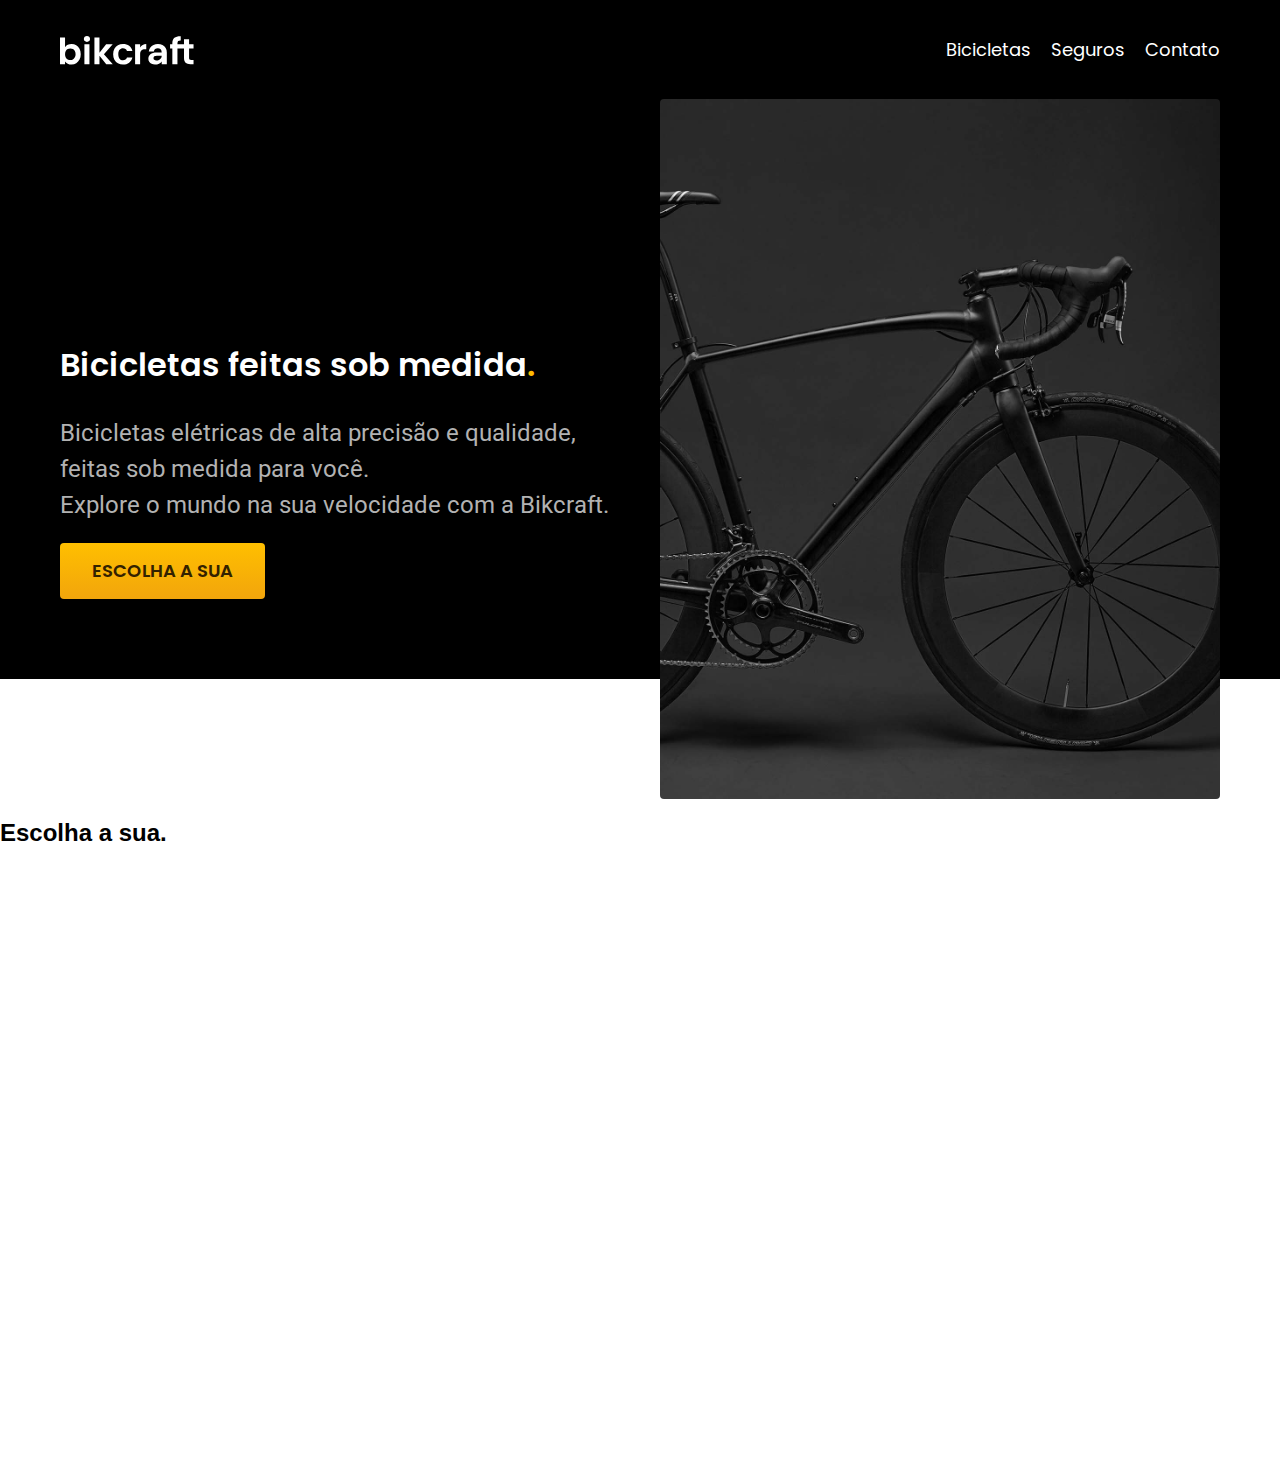
<file: index.html>
<!DOCTYPE html>
<html lang="pt-BR">
  <head>
    <meta charset="UTF-8" />
    <meta name="viewport" content="width=device-width, initial-scale=1.0" />
    <meta
      name="description"
      content="Bicicletas elétricas de alta precisão e qualidade feitas sob medida para o cliente. Explore o mundo na sua velocidade com a Bikecraft"
    />
    <link rel="stylesheet" href="/css/style.css" />
    <link rel="preconnect" href="https://fonts.googleapis.com">
    <link rel="preconnect" href="https://fonts.gstatic.com" crossorigin>
    <link href="https://fonts.googleapis.com/css2?family=Poppins:ital,wght@0,100;0,200;0,300;0,400;0,500;0,600;0,700;0,800;0,900;1,100;1,200;1,300;1,400;1,500;1,600;1,700;1,800;1,900&family=Roboto:ital,wght@0,100..900;1,100..900&display=swap" rel="stylesheet">
    <title>Bikecraft - Bicicletas Elétricas</title>
  </head>
  <body>
    <header class="header-bg">
      <div class="header">
        <a href="./">
          <img src="./img/bikcraft.svg" alt="bikecraft" />
        </a>
        <nav aria-label="primaria">
          <ul class="header-menu">
            <li><a href="./bicicletas.html">Bicicletas</a></li>
            <li><a href="./seguros.html">Seguros</a></li>
            <li><a href="./contato.html">Contato</a></li>
          </ul>
        </nav>
      </div>
    </header>

    <main class="introducao-bg">
        <div class="introducao">
            <div class="introducao-conteudo">

                <h1>Bicicletas feitas sob medida<span>.</span></h1>
                <p>Bicicletas elétricas de alta precisão e qualidade, feitas sob medida para você. <br>
                    Explore o mundo na sua velocidade com a Bikcraft.
                </p>
                <a href="./bicicletas.html">Escolha a sua</a>

            </div>
            <div>
                <img src="/img/fotos/introducao.jpg" alt="bicileta elétrica preta">
            </div>
        </div>

    </main>
    
    <h2>Escolha a sua.</h2>


  </body>
</html>
</file>
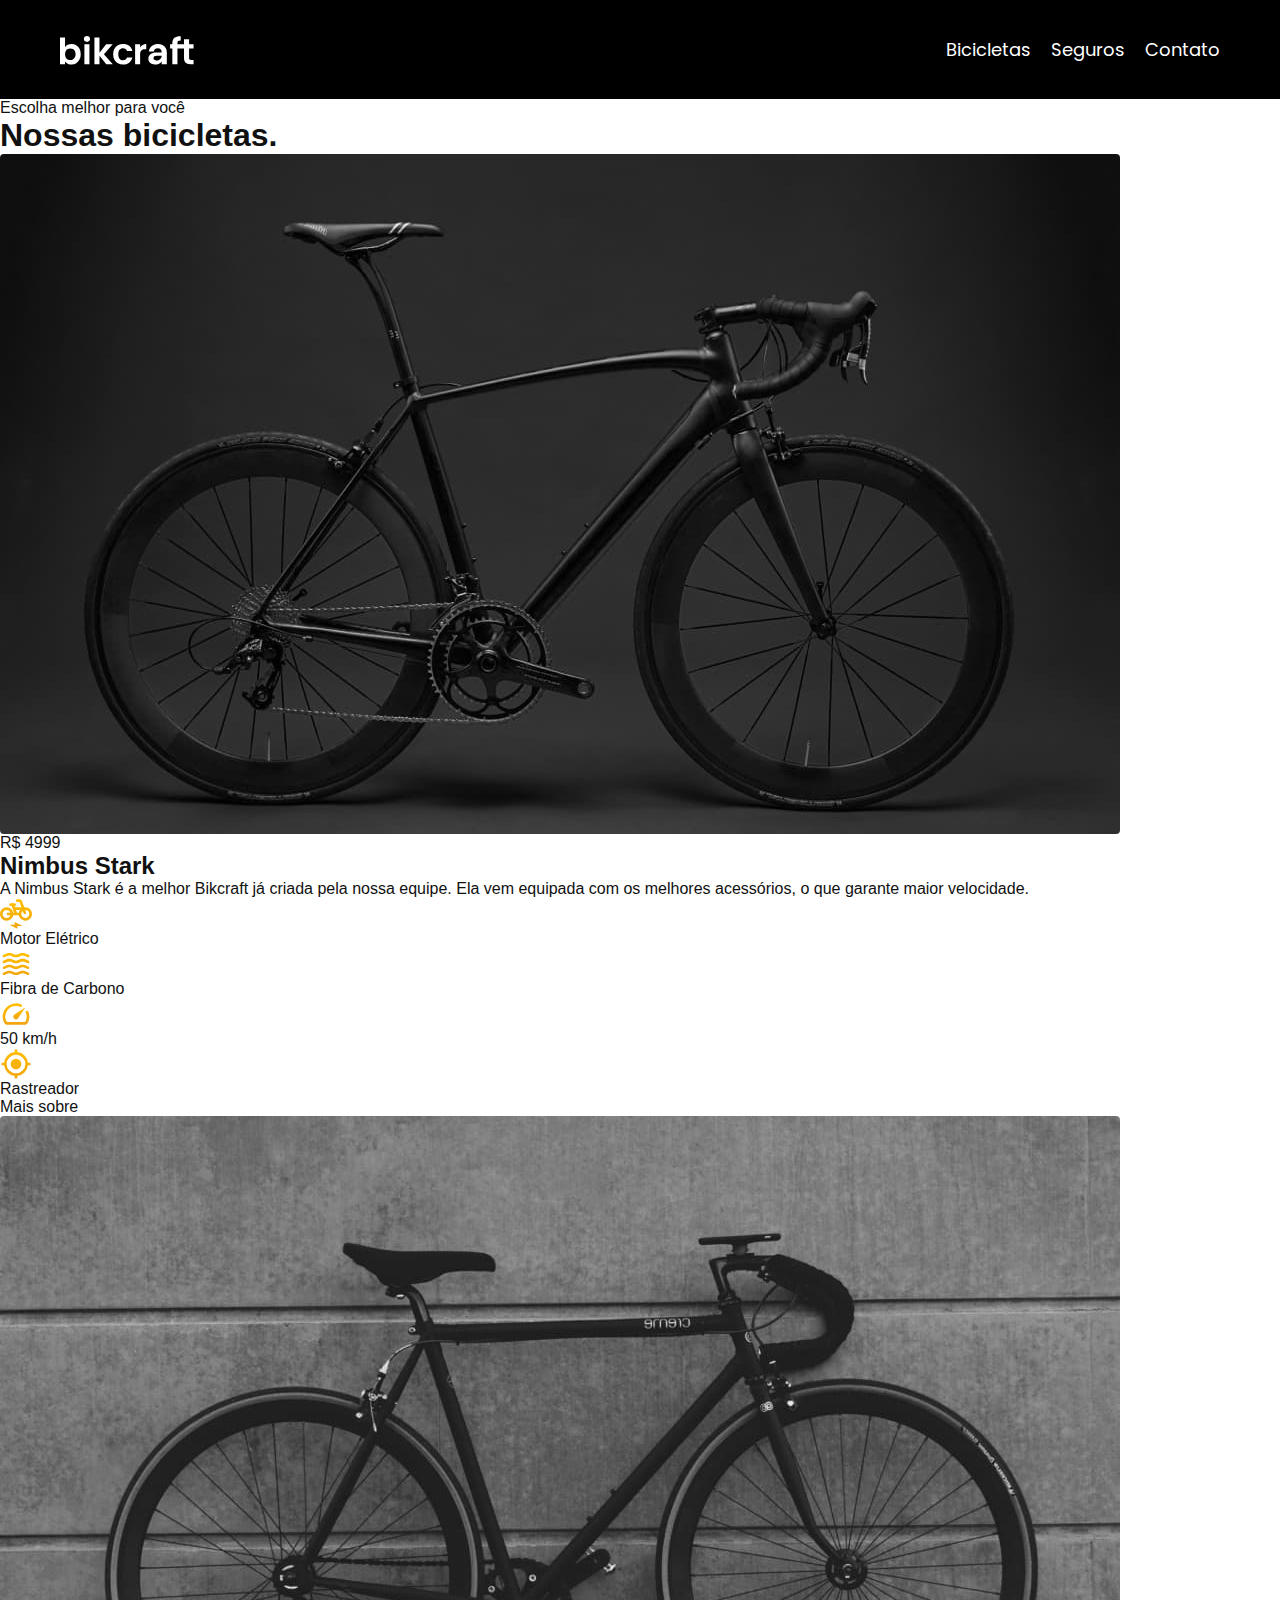
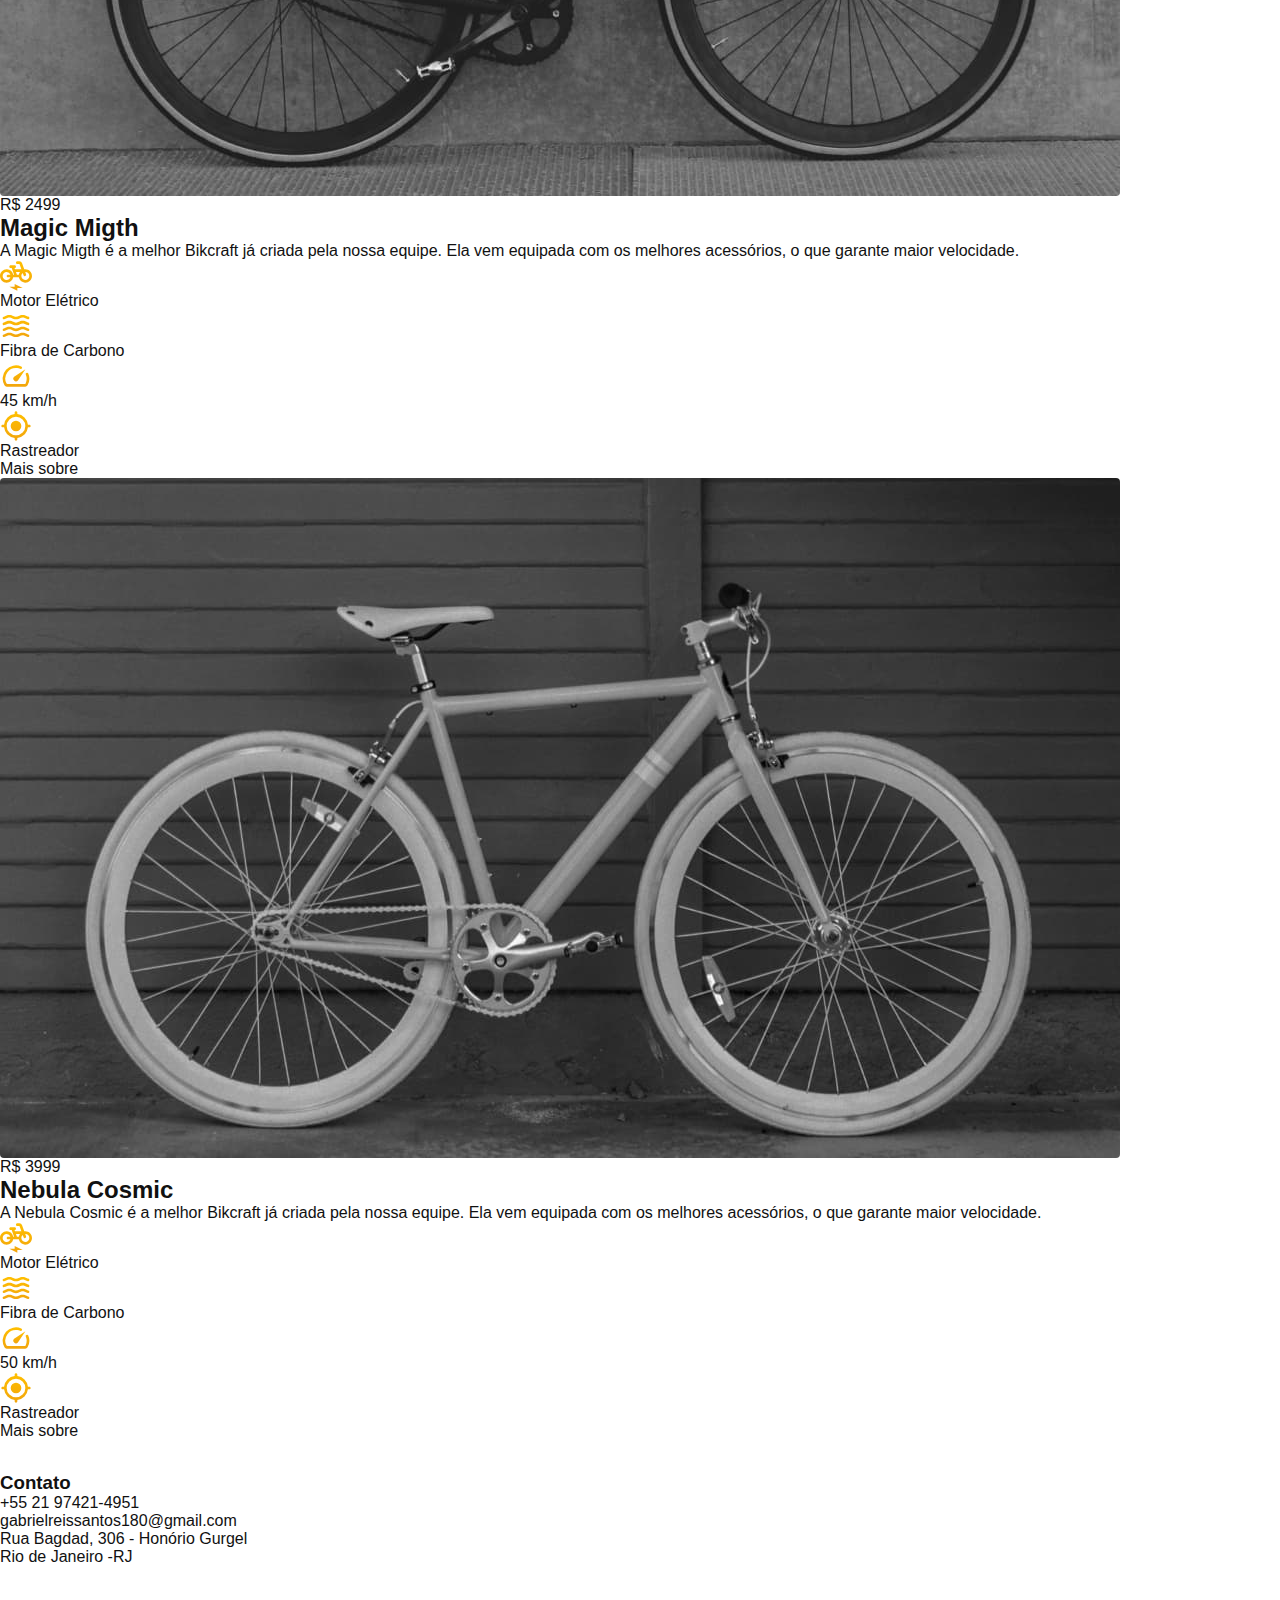
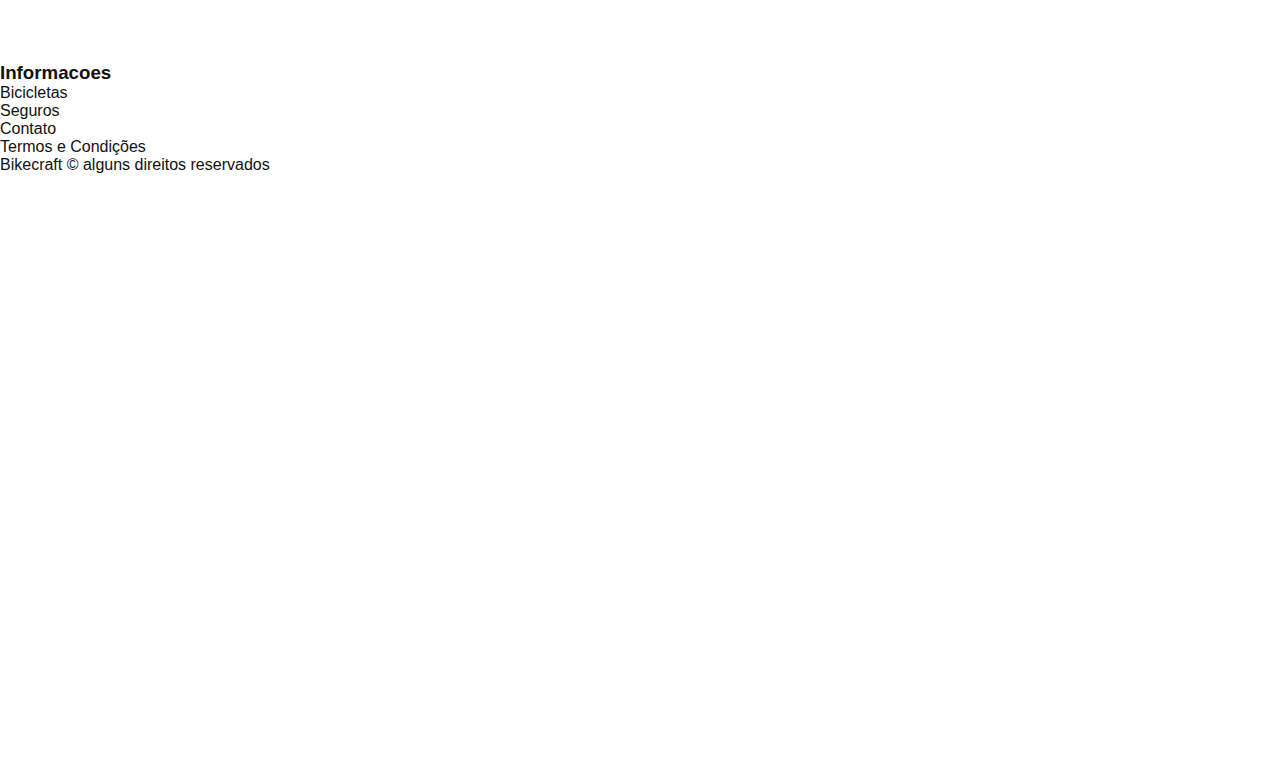
<file: bicicletas.html>
<!DOCTYPE html>
<html lang="pt-BR">
  <head>
    <meta charset="UTF-8" />
    <meta name="viewport" content="width=device-width, initial-scale=1.0" />
    <meta
      name="description"
      content="Bicicletas elétricas de alta precisão e qualidade feitas sob medida para o cliente. Explore o mundo na sua velocidade com a Bikecraft"
    />
     <link rel="preload" href="/css/style.css" as="style">
    <link rel="stylesheet" href="/css/style.css" />
    <link rel="stylesheet" href="css/global/global.css">
    <link rel="preconnect" href="https://fonts.googleapis.com">
    <link rel="preconnect" href="https://fonts.gstatic.com" crossorigin>
    <link href="https://fonts.googleapis.com/css2?family=Merriweather:ital,wght@1,900&family=Poppins:ital,wght@0,100;0,200;0,300;0,400;0,500;0,600;0,700;0,800;0,900;1,100;1,200;1,300;1,400;1,500;1,600;1,700;1,800;1,900&family=Roboto:ital,wght@0,100..900;1,100..900&display=swap" rel="stylesheet">
    <title>Bicicletas | Bikcraft - Bicicletas Elétricas</title>
    <meta name="description" content="Termos e condições.">
  </head>
  <body id="bicicletas">
    <header class="header-bg">
      <div class="header container">
        <a href="./">
          <img src="./img/bikcraft.svg" alt="bikecraft" />
        </a>
        <nav aria-label="primaria">
          <ul class="header-menu font-1-m cor-0">
            <li><a href="./bicicletas.html">Bicicletas</a></li>
            <li><a href="./seguros.html">Seguros</a></li>
            <li><a href="./contato.html">Contato</a></li>
          </ul>
        </nav>
      </div>
    </header>

    <main>
        <div class="titulo-bg">
            <div class="titulo container">
                <p class="font-2-l-b cor-5">Escolha melhor para você</p>
                <h1 class="font-1-xxl cor-0">Nossas bicicletas<span class="cor-pa1">.</span></h1>
            </div>
        </div>

        <div class="bicicletas-bg">
          <div class="bicicletas container">
            <div class="bicicletas-imagem">
              <img src="./img/bicicletas/nimbus.jpg" alt="Bicicleta preta">
              <span class="font-2-m cor-0">R$ 4999</span>
            </div>
            <div class="bicicletas-conteudo">
              <h2 class="font-1-xl">Nimbus Stark</h2>
              <p class="font-2-s cor-8">A Nimbus Stark é a melhor Bikcraft já criada pela nossa equipe. Ela vem
                 equipada com os melhores acessórios, o que garante maior velocidade.</p>
                 <ul class="font-1-m cor-8">
                  <li>
                    <img src="./img/icones/eletrica.svg" alt="">
                    Motor Elétrico
                  </li>
                  <li>
                    <img src="./img/icones/carbono.svg" alt="">
                    Fibra de Carbono 
                  </li>
                  <li>
                    <img src="./img/icones/velocidade.svg" alt="">
                    50 km/h
                  </li>
                  <li>
                    <img src="./img/icones/rastreador.svg" alt="">
                    Rastreador
                  </li>
                 </ul>
                 <a class="botao seta" href="./bicicletas/nimbus.html">Mais sobre</a>
            </div>
          </div>
        </div>

        <div class="bicicletas-bg">
          <div class="bicicletas container">
            <div class="bicicletas-imagem">
              <img src="./img/bicicletas/magic.jpg" alt="Bicicleta preta">
              <span class="font-2-m cor-0">R$ 2499</span>
            </div>
            <div class="bicicletas-conteudo">
              <h2 class="font-1-xl cor-0">Magic Migth</h2>
              <p class="font-2-s cor-5">A Magic Migth é a melhor Bikcraft já criada pela nossa equipe. Ela vem
                 equipada com os melhores acessórios, o que garante maior velocidade.</p>
                 <ul class="font-1-m cor-5">
                  <li>
                    <img src="./img/icones/eletrica.svg" alt="">
                    Motor Elétrico
                  </li>
                  <li>
                    <img src="./img/icones/carbono.svg" alt="">
                    Fibra de Carbono 
                  </li>
                  <li>
                    <img src="./img/icones/velocidade.svg" alt="">
                    45 km/h
                  </li>
                  <li>
                    <img src="./img/icones/rastreador.svg" alt="">
                    Rastreador
                  </li>
                 </ul>
                 <a class="botao seta" href="./bicicletas/magic.html">Mais sobre</a>
            </div>
          </div>
        </div>

        <div class="bicicletas-bg">
          <div class="bicicletas container">
            <div class="bicicletas-imagem">
              <img src="./img/bicicletas/nebula.jpg" alt="Bicicleta preta">
              <span class="font-2-m cor-0">R$ 3999</span>
            </div>
            <div class="bicicletas-conteudo">
              <h2 class="font-1-xl">Nebula Cosmic</h2>
              <p class="font-2-s cor-8">A Nebula Cosmic é a melhor Bikcraft já criada pela nossa equipe. Ela vem
                 equipada com os melhores acessórios, o que garante maior velocidade.</p>
                 <ul class="font-1-m cor-8">
                  <li>
                    <img src="./img/icones/eletrica.svg" alt="">
                    Motor Elétrico
                  </li>
                  <li>
                    <img src="./img/icones/carbono.svg" alt="">
                    Fibra de Carbono 
                  </li>
                  <li>
                    <img src="./img/icones/velocidade.svg" alt="">
                    50 km/h
                  </li>
                  <li>
                    <img src="./img/icones/rastreador.svg" alt="">
                    Rastreador
                  </li>
                 </ul>
                 <a class="botao seta" href="./bicicletas/nebula.html">Mais sobre</a>
            </div>
          </div>
        </div>
    </main>



    <footer class="footer-bg">
        <div class="footer container">
          <img src="./img/bikcraft.svg" alt="Bikecraft">
          <div class="footer-contato">
            <h3 class="font-2-l-b cor-0">Contato</h3>
            <ul class="font-2m cor-5">
              <li><a href="tel:+55 21 97421-4951">+55 21 97421-4951</a></li>
              <li><a href="mailto:gabrielreissantos180@gmail.com">gabrielreissantos180@gmail.com</a></li>
              <li>Rua Bagdad, 306 - Honório Gurgel</li>
              <li>Rio de Janeiro -RJ</li>
            </ul>
            <div class="footer-redes">
  
              <a href="./" target="_blank" rel="noopener noreferrer">
                <img src="./img/redes/instagram.svg" alt="Instagram">
              </a>
  
              <a href="./" target="_blank" rel="noopener noreferrer">
                <img src="./img/redes/facebook.svg" alt="Instagram">
              </a>
  
              <a href="./" target="_blank" rel="noopener noreferrer">
                <img src="./img/redes/youtube.svg" alt="Instagram">
              </a>
  
            </div>
          </div>
          <div class="footer-informacoes">
            <h3 class="font-2-l-b cor-0">Informacoes</h3>
            <nav>
              <ul class="font-1-m cor-5">
                <li><a href="./bicicletas.html">Bicicletas</a></li>
                <li><a href="./seguros.html">Seguros</a></li>
                <li><a href="./contato.html">Contato</a></li>
                <li><a href="./termos.html">Termos e Condições</a></li>
              </ul>
              
            </nav>
          </div>
          <p class="footer-copy font-2-m cor-6">Bikecraft © alguns direitos reservados</p>
        </div>
  
      </footer>
        <script src="./js/script.js"></script>
  </body>
  </html>
</file>
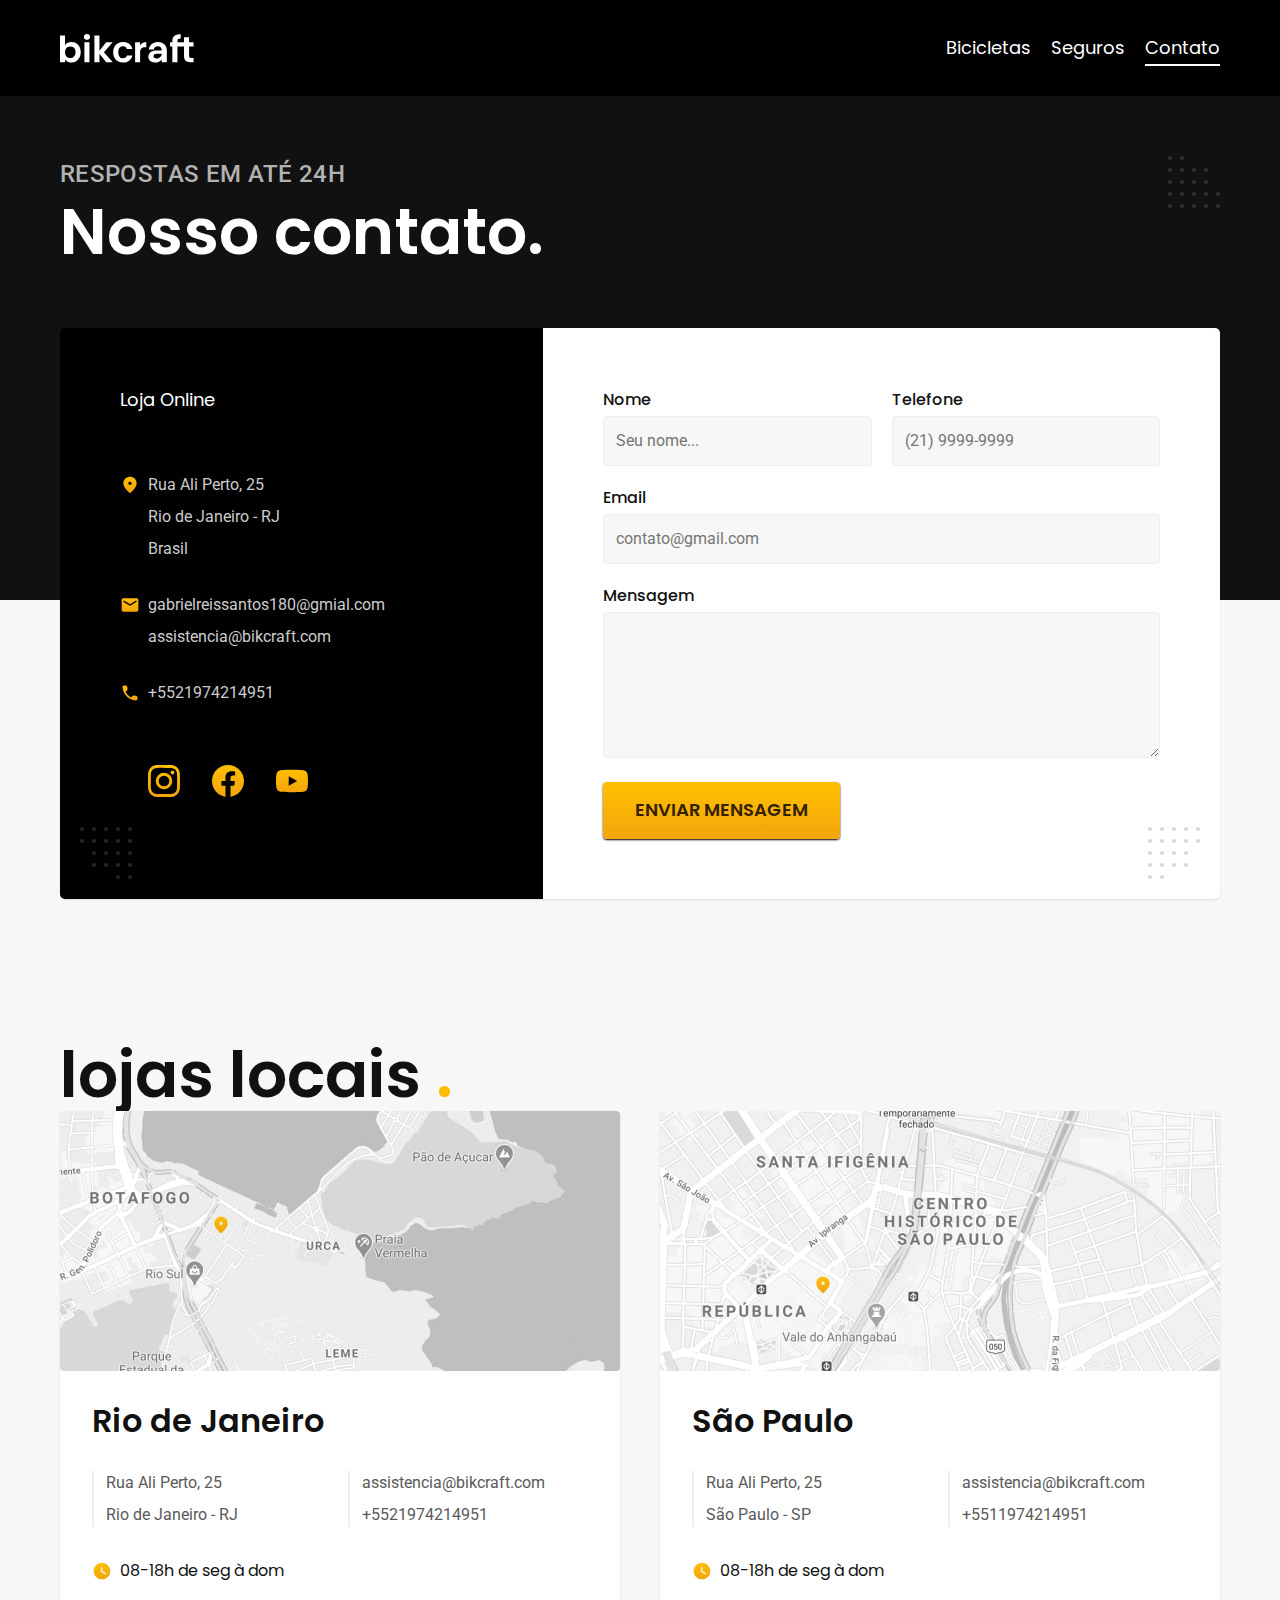
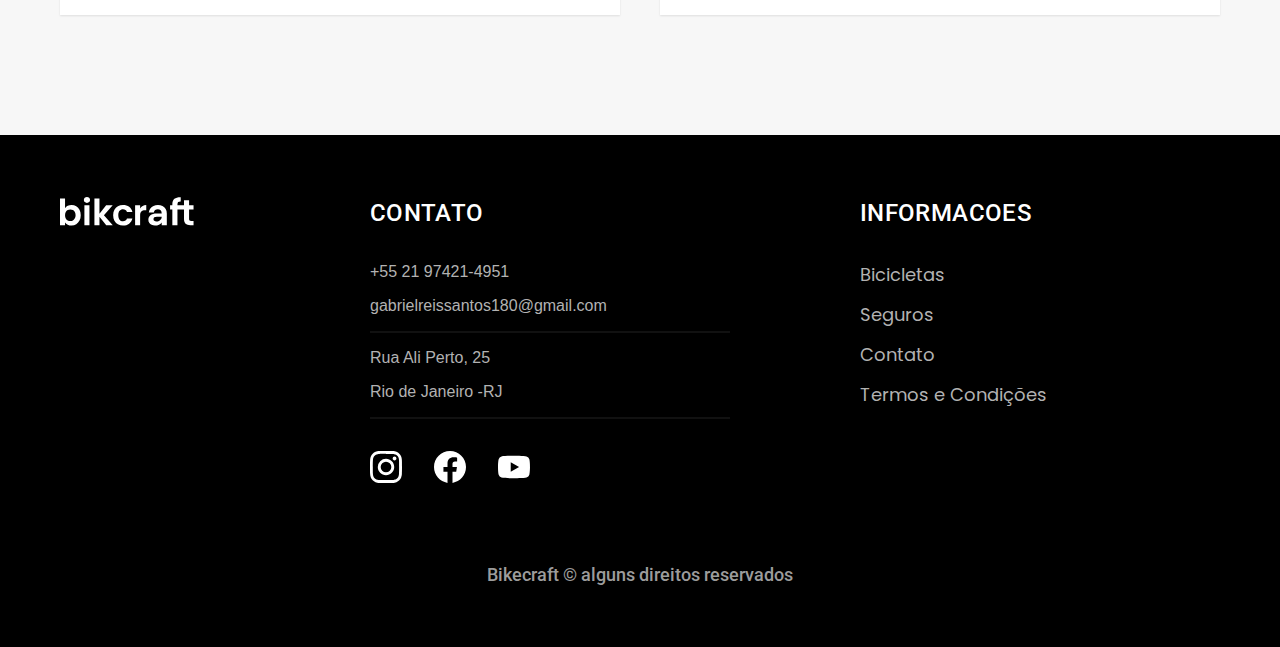
<file: contato.html>
<!DOCTYPE html>
<html lang="pt-BR">
  <head>
    <meta charset="UTF-8" />
    <meta name="viewport" content="width=device-width, initial-scale=1.0" />
    <meta
      name="description"
      content="Bicicletas elétricas de alta precisão e qualidade feitas sob medida para o cliente. Explore o mundo na sua velocidade com a Bikecraft"
    />
      <link rel="shortcut icon" href="./favicon.svg" type="image/svg+xml">
    <link rel="preload" href="/css/style.min.css" as="style">
    <link rel="stylesheet" href="/css/style.min.css" />
    <link rel="stylesheet" href="css/global/global.css">
    <link rel="preconnect" href="https://fonts.googleapis.com">
    <link rel="preconnect" href="https://fonts.gstatic.com" crossorigin>
    <link href="https://fonts.googleapis.com/css2?family=Merriweather:ital,wght@1,900&family=Poppins:ital,wght@0,100;0,200;0,300;0,400;0,500;0,600;0,700;0,800;0,900;1,100;1,200;1,300;1,400;1,500;1,600;1,700;1,800;1,900&family=Roboto:ital,wght@0,100..900;1,100..900&display=swap" rel="stylesheet">
    <title>Contato Bikcraft | Bikcraft </title>
    <meta name="description" content="Termos e condições.">
    <script>
      document.documentElement.classList.add('js')
    </script>
  </head>
  <body id="contato">
    <header class="header-bg">
      <div class="header container">
        <a href="./">
          <img src="./img/bikcraft.svg" alt="bikecraft" />
        </a>
        <nav aria-label="primaria">
          <ul class="header-menu font-1-m cor-0">
            <li><a href="./bicicletas.html">Bicicletas</a></li>
            <li><a href="./seguros.html">Seguros</a></li>
            <li><a href="./contato.html">Contato</a></li>
          </ul>
        </nav>
      </div>
    </header>

    <main>
        <div class="titulo-bg">
            <div class="titulo container">
                <p class="font-2-l-b cor-5" data-anime="200">Respostas em até 24h</p>
                <h1 class="font-1-xxl cor-0" data-anime="400">Nosso contato<span class="cor-pa1">.</span></h1>
            </div>

        </div>

     <div class="contato container">
      <section class="contato-dados fadeInLeft" aria-label="Endereço" data-anime="200">
        <h2 class="font-1-m cor-0"> Loja Online</h2>
        <div class="contato-endereco font-2-s cor-4">
          <p>Rua Ali Perto, 25</p>
          <p>Rio de Janeiro - RJ</p>
          <p>Brasil</p>
        </div>
        <address class="contato-meios font-2-s cor-4">
          <a href="mailto:gabrielreissantos180@gmial.com">gabrielreissantos180@gmial.com</a>
          <a href="mailto:assistencia@bikcraft.com">assistencia@bikcraft.com</a>
          <a href="tel:+5521974214951">+5521974214951</a>

        </address>
        <div class="contato-redes">
              <a href="./" target="_blank" rel="noopener noreferrer">
                <img src="./img/redes/instagram-p.svg" alt="Instagram">
              </a>
  
              <a href="./" target="_blank" rel="noopener noreferrer">
                <img src="./img/redes/facebook-p.svg" alt="Instagram">
              </a>
  
              <a href="./" target="_blank" rel="noopener noreferrer">
                <img src="./img/redes/youtube-p.svg" alt="Instagram">
              </a>
        </div>
      </section>

      <section class="contato-formulario fadeInRight" aria-label="formulario" data-anime="200">
        <form class="form" action="./contato.html">
          <div>
            <label for="nome">Nome</label>
            <input type="text" name="nome" id="nome" placeholder="Seu nome...">
          </div>
          <div>
            <label for="telefone">Telefone</label>
            <input type="text" name="telefone" id="telefone" placeholder="(21) 9999-9999">
          </div>
          <div class="col-2">
            <label for="email">Email</label>
            <input type="email" name="email" id="email" placeholder="contato@gmail.com" required>
          </div>
          <div class="col-2">
            <label for="mensagem">Mensagem</label>
            <textarea rows="5" name="mensagem" id="mensagem" placeholder="O que você rpecisa?"> </textarea>
          </div>
          <button class="botao col-2">Enviar mensagem</button>
          
        </form>

      </section>
     </div>

    </main>

    <article class="lojas container">
      <h2 class="font-1-xxl">lojas locais <span class="cor-p1">.</span></h2> 
      
      <div class="lojas-item">
        <img src="./img/lojas/rj.jpg" alt="mapa marcando o endereço em Rua Ali Perto, 25 - Rio de Janeiro - RJ">
        
        <div class="lojas-conteudo">
          <h3 class="font-1-xl">Rio de Janeiro</h3>
          
          <div class="lojas-dados font-2-s cor-8">
            <p>Rua Ali Perto, 25</p>
            <p>Rio de Janeiro - RJ</p>
          </div>
          <div class="lojas-dados font-2-s cor-8">
            <a href="mailto:rj@bikcraft.com">assistencia@bikcraft.com</a>
            <a href="tel:+5521974214951">+5521974214951</a>
            
          </div>
          <p class="lojas-tempo font-1-s"><img src="./img/icones//horario.svg" alt="">08-18h de seg à dom</p>
        </div>
      </div>
        
        <div class="lojas-item">
          <img src="./img/lojas/sp.jpg" alt="mapa marcando o endereço em Rua Ali Perto, 25 - São Paulo - SP">
          <div class="lojas-conteudo">

            <h3 class="font-1-xl">São Paulo</h3>

            <div class="lojas-dados font-2-s cor-8">
              <p>Rua Ali Perto, 25</p>
              <p>São Paulo - SP</p>
            </div>
            <div class="lojas-dados font-2-s cor-8">
              <a href="mailto:sp@bikcraft.com">assistencia@bikcraft.com</a>
              <a href="tel:+5511974214951">+5511974214951</a>
              
            </div>
            <p class="lojas-tempo font-1-s"><img src="./img/icones//horario.svg" alt="">08-18h de seg à dom</p>
          </div>
        </div>

    </article>



    <footer class="footer-bg">
        <div class="footer container">
          <img src="./img/bikcraft.svg" alt="Bikecraft">
          <div class="footer-contato">
            <h3 class="font-2-l-b cor-0">Contato</h3>
            <ul class="font-2m cor-5">
              <li><a href="tel:+55 21 97421-4951">+55 21 97421-4951</a></li>
              <li><a href="mailto:gabrielreissantos180@gmail.com">gabrielreissantos180@gmail.com</a></li>
              <li>Rua Ali Perto, 25</li>
              <li>Rio de Janeiro -RJ</li>
            </ul>
            <div class="footer-redes">
  
              <a href="./" target="_blank" rel="noopener noreferrer">
                <img src="./img/redes/instagram.svg" alt="Instagram">
              </a>
  
              <a href="./" target="_blank" rel="noopener noreferrer">
                <img src="./img/redes/facebook.svg" alt="Instagram">
              </a>
  
              <a href="./" target="_blank" rel="noopener noreferrer">
                <img src="./img/redes/youtube.svg" alt="Instagram">
              </a>
  
            </div>
          </div>
          <div class="footer-informacoes">
            <h3 class="font-2-l-b cor-0">Informacoes</h3>
            <nav>
              <ul class="font-1-m cor-5">
                <li><a href="./bicicletas.html">Bicicletas</a></li>
                <li><a href="./seguros.html">Seguros</a></li>
                <li><a href="./contato.html">Contato</a></li>
                <li><a href="./termos.html">Termos e Condições</a></li>
              </ul>
            </nav>
          </div>
          <p class="footer-copy font-2-m cor-6">Bikecraft © alguns direitos reservados</p>
        </div>
  
      </footer>
        <script src="plugins/simple-anime.js"></script>
        <script src="./js/script.js"></script>
        <script src="/js/formulario.js"></script>
  </body>
  </html>
</file>
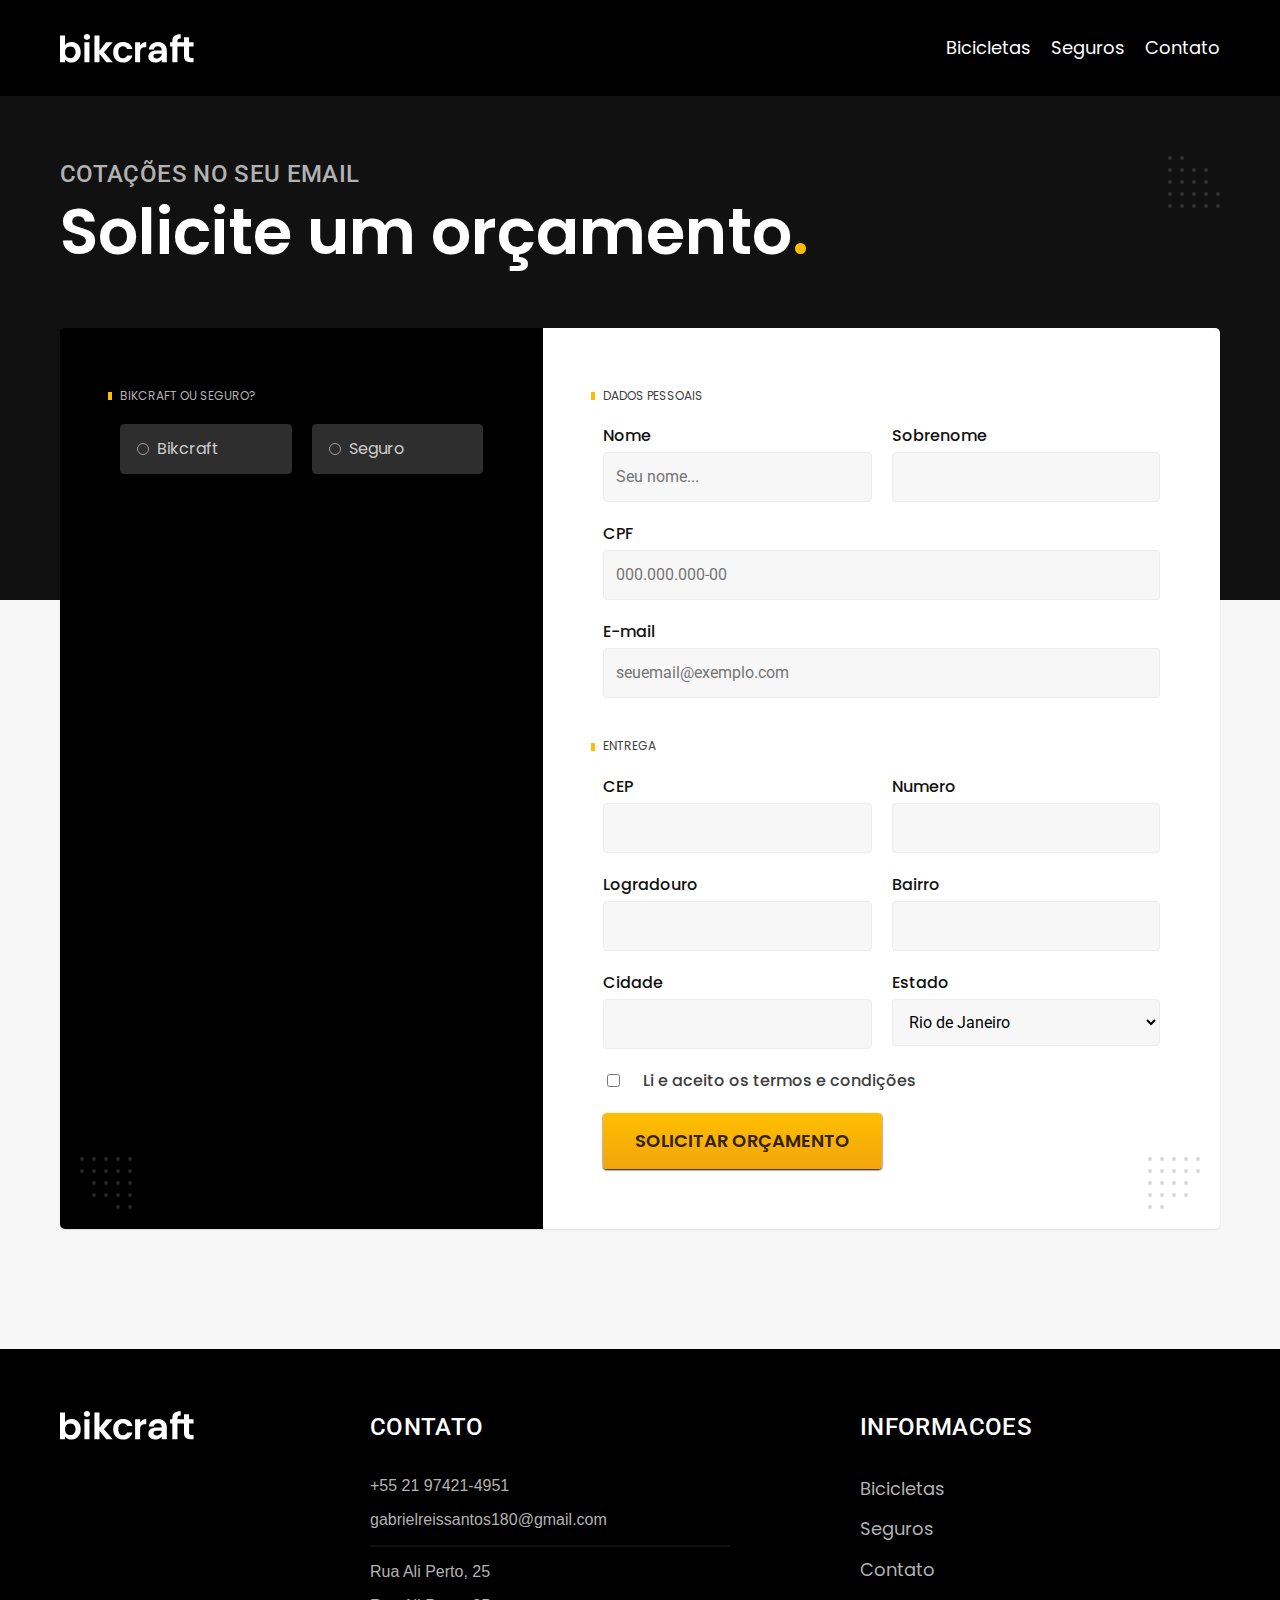
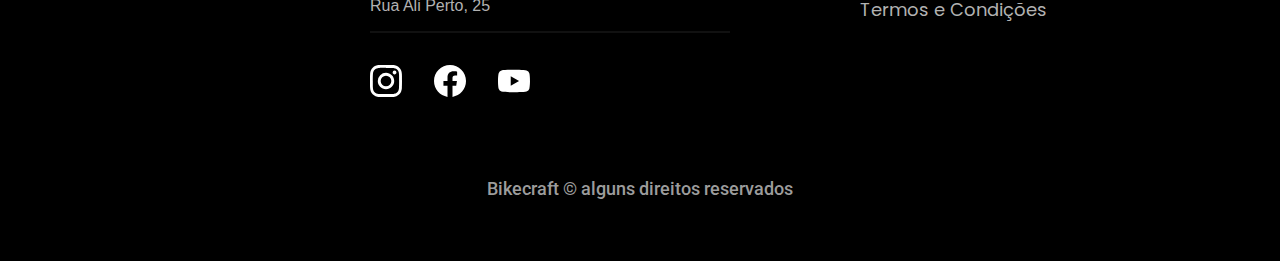
<file: orcamento.html>
<!DOCTYPE html>
<html lang="pt-BR">
  <head>
    <meta charset="UTF-8" />
    <meta name="viewport" content="width=device-width, initial-scale=1.0" />
    <meta
      name="description"
      content="Bicicletas elétricas de alta precisão e qualidade feitas sob medida para o cliente. Explore o mundo na sua velocidade com a Bikecraft"
    />
      <link rel="shortcut icon" href="./favicon.svg" type="image/svg+xml">
    <link rel="preload" href="/css/style.min.css" as="style">
    <link rel="stylesheet" href="/css/style.min.css" />
    <link rel="stylesheet" href="css/global/global.css" />
    <link rel="preconnect" href="https://fonts.googleapis.com" />
    <link rel="preconnect" href="https://fonts.gstatic.com" crossorigin />
    <link href="https://fonts.googleapis.com/css2?family=Merriweather:ital,wght@1,900&family=Poppins:ital,wght@0,100;0,200;0,300;0,400;0,500;0,600;0,700;0,800;0,900;1,100;1,200;1,300;1,400;1,500;1,600;1,700;1,800;1,900&family=Roboto:ital,wght@0,100..900;1,100..900&display=swap"rel="stylesheet"/>
    <title>Orçamento | Bikcraft</title>
    <meta name="description" content="Termos e condições."/>
    <script>
      document.documentElement.classList.add('js')
    </script>
  </head>
  <body id="orcamento">
    <header class="header-bg">
      <div class="header container">
        <a href="./">
          <img src="./img/bikcraft.svg" alt="bikecraft" />
        </a>
        <nav aria-label="primaria">
          <ul class="header-menu font-1-m cor-0">
            <li><a href="./bicicletas.html">Bicicletas</a></li>
            <li><a href="./seguros.html">Seguros</a></li>
            <li><a href="./contato.html">Contato</a></li>
          </ul>
        </nav>
      </div>
    </header>

    <main>
      <div class="titulo-bg">
        <div class="titulo container">
          <p class="font-2-l-b cor-5">Cotações no seu email</p>
          <h1 class="font-1-xxl cor-0">
            Solicite um orçamento<span class="cor-p1">.</span>
          </h1>
        </div>
      </div>

      <form class="orcamento container" action="./">
        <div class="orcamento-produto">

          <h2 class="font-1-xs cor-5">Bikcraft ou Seguro?</h2>

          <input type="radio" name="tipo" value="bikcraft" id="bikcraft" />
          <label for="bikcraft">Bikcraft</label>

          <input type="radio" name="tipo" value="seguro" id="seguro" />
          <label for="seguro">Seguro</label>

          <div class="orcamento-conteudo" id="orcamento-bikcraft">
            <h2 class="font-1-xs cor-5">Escolha a sua </h2>


          <input type="radio" name="produto" value="nimbus" id="nimbus" />
          <label for="nimbus">Nimbus Stark <span>R$ 4999</span> </label>
          <div class="orcamento-detalhes">
            <ul class="font-1-xs cor-8">
              <li><img src="./img/icones/eletrica.svg" alt="">Motor Elétrico</li>
              <li><img src="./img/icones/carbono.svg" alt="">Fibra de carbono</li>
              <li><img src="./img/icones/velocidade.svg" alt="">50 Km/h</li>
              <li><img src="./img/icones/rastreador.svg" alt="">Rastreador</li>
              
            </ul>
            <img src="./img/bicicletas/nimbus.jpg" alt="Bicicleta preta">
          </div>

     

          <input type="radio" name="produto" value="magic" id="magic" />
          <label for="magic">Magic Might <span>R$ 2499</span> </label>

          <div class="orcamento-detalhes">
            <ul class="font-1-xs cor-8">
              <li><img src="./img/icones/eletrica.svg" alt="">Motor Elétrico</li>
              <li><img src="./img/icones/carbono.svg" alt="">Fibra de carbono</li>
              <li><img src="./img/icones/velocidade.svg" alt="">45 Km/h</li>
              <li><img src="./img/icones/rastreador.svg" alt="">Rastreador</li>
              
            </ul>
            <img src="./img/bicicletas/magic.jpg" alt="Bicicleta preta">
          </div>
           
          <input type="radio" name="produto" value="nebula" id="nebula" />
          <label for="nebula">Nebula Cosmic <span>R$ 3999</span> </label>

          <div class="orcamento-detalhes">
            <ul class="font-1-xs cor-8">
              <li><img src="./img/icones/eletrica.svg" alt="">Motor Elétrico</li>
              <li><img src="./img/icones/carbono.svg" alt="">Fibra de carbono</li>
              <li><img src="./img/icones/velocidade.svg" alt="">40 Km/h</li>
              <li><img src="./img/icones/rastreador.svg" alt="">Rastreador</li>
              
            </ul>
            <img src="./img/bicicletas/nebula.jpg" alt="Bicicleta preta">
          </div>     
        </div>

          <div class="orcamento-conteudo" id="orcamento-seguro">
            <h2 class="font-1-xs cor-5">Escolha o plano</h2>
            
          <input type="radio" name="produto" value="prata" id="prata" />
          <label for="prata">Prata<span>R$ 199</span> </label>

          <input type="radio" name="produto" value="ouro" id="ouro" />
          <label for="ouro">Ouro<span>R$ 299</span> </label>
          
          </div>
        </div>

        <div class="orcamento-dados form">
            <h2 class="font-1-xs cor-9 col-2"> dados pessoais</h2>
            <div>
              <label for="nome">Nome</label>
              <input type="text" name="nome" id="nome" placeholder="Seu nome...">
          </div>
          
          <div>
            <label for="sobrenome">Sobrenome</label>
            <input type="text" name="sobrenome" id="sobrenome">
          </div>

          <div class="col-2">
            <label for="cpf">CPF</label>
            <input type="text" name="cpf" id="cpf" placeholder="000.000.000-00"> 
          </div>

          <div class="col-2">
            <label for="email">E-mail</label>
            <input type="email" name="email" id="email" placeholder="seuemail@exemplo.com" autocomplete="email" required>
          </div>

          <h2 class="font-1-xs cor-9 col-2">Entrega</h2>

          <div>
            <label for="cep">CEP</label>
            <input type="text" name="cep" id="cep"> 
          </div>

          <div>
            <label for="numero">Numero</label>
            <input type="text" name="numero" id="numero"> 
          </div>

          <div>
            <label for="logradouro">Logradouro</label>
            <input type="text" name="logradouro" id="logradouro"> 
          </div>

          <div>
            <label for="bairro">Bairro</label>
            <input type="text" name="bairro" id="bairro"> 
          </div>

          <div>
            <label for="cidade">Cidade</label>
            <input type="text" name="cidade" id="cidade"> 
          </div>

          <div>
            <label for="estado">Estado</label>
            <select name="estado" id="estado" class="select-custom">
            <option value="rio de janeiro">Rio de Janeiro</option>
            <option value="sao paulo">São Paulo</option>
           </select>
          </div>
          
          <div class="termo-accept">
            <input type="checkbox" name="termos" id="termos" value="Li e aceito os termos e condições">
            <label for="termos" class="font-1-xs cor-9">Li e aceito os termos e condições</label>
          </div>
          <button class="botao col-2">Solicitar Orçamento</button>

        </div>
      </form>
    </main>

    <footer class="footer-bg">
      <div class="footer container">
        <img src="./img/bikcraft.svg" alt="Bikecraft" />
        <div class="footer-contato">
          <h3 class="font-2-l-b cor-0">Contato</h3>
          <ul class="font-2m cor-5">
            <li><a href="tel:+55 21 97421-4951">+55 21 97421-4951</a></li>
            <li>
              <a href="mailto:gabrielreissantos180@gmail.com"
                >gabrielreissantos180@gmail.com</a
              >
            </li>
            <li>Rua Ali Perto, 25</li>
            <li>Rua Ali Perto, 25</li>
          </ul>
          <div class="footer-redes">
            <a href="./" target="_blank" rel="noopener noreferrer">
              <img src="./img/redes/instagram.svg" alt="Instagram" />
            </a>

            <a href="./" target="_blank" rel="noopener noreferrer">
              <img src="./img/redes/facebook.svg" alt="Instagram" />
            </a>

            <a href="./" target="_blank" rel="noopener noreferrer">
              <img src="./img/redes/youtube.svg" alt="Instagram" />
            </a>
          </div>
        </div>
        <div class="footer-informacoes">
          <h3 class="font-2-l-b cor-0">Informacoes</h3>
          <nav>
            <ul class="font-1-m cor-5">
              <li><a href="./bicicletas.html">Bicicletas</a></li>
              <li><a href="./seguros.html">Seguros</a></li>
              <li><a href="./contato.html">Contato</a></li>
              <li><a href="./termos.html">Termos e Condições</a></li>
            </ul>
          </nav>
        </div>
        <p class="footer-copy font-2-m cor-6">
          Bikecraft © alguns direitos reservados
        </p>
      </div>
    </footer>
    <script src="./js/script.js"></script>
    <script src="/js/formulario.js"></script>
  </body>
</html>
</file>
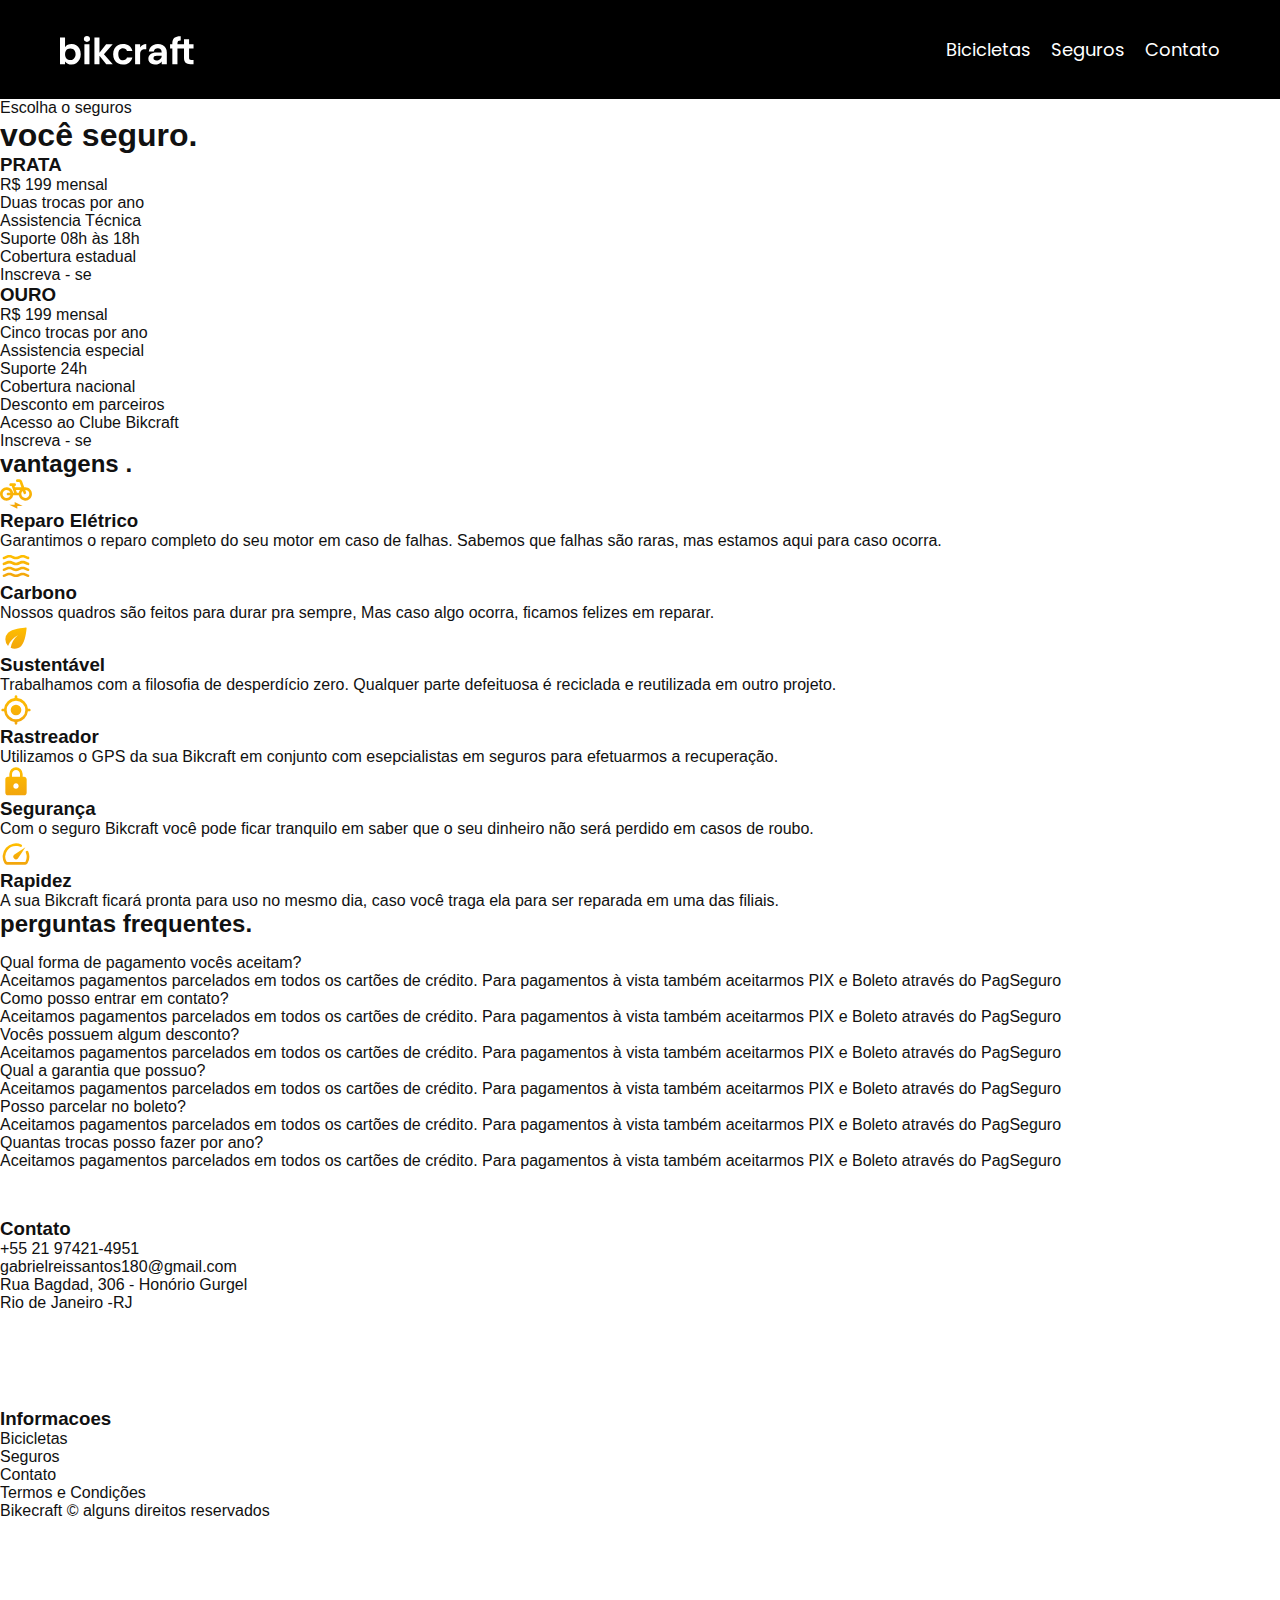
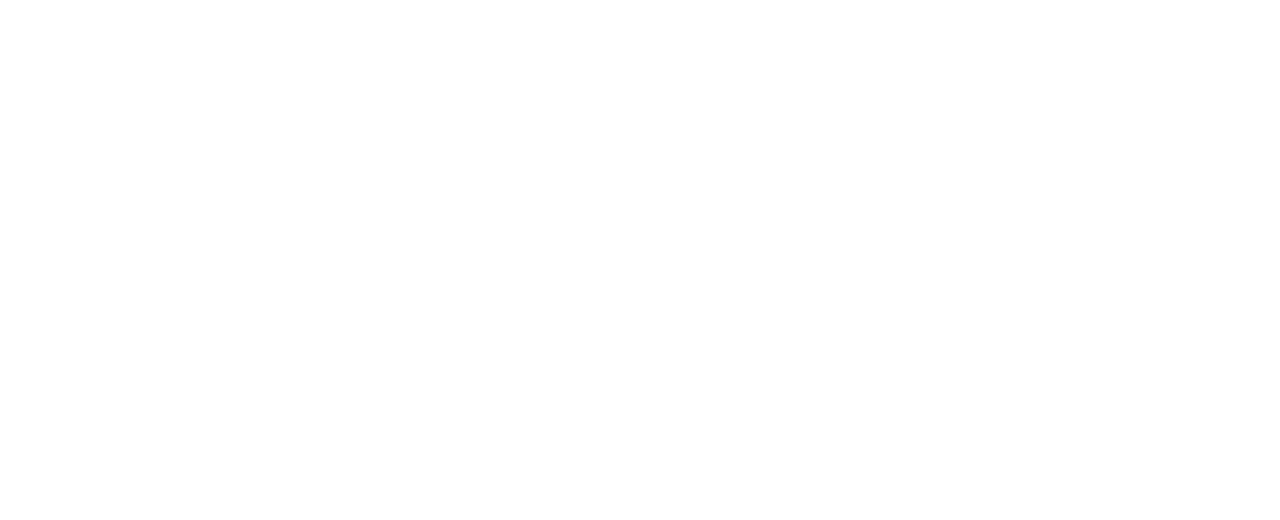
<file: seguros.html>
<!DOCTYPE html>
<html lang="pt-BR">
  <head>
    <meta charset="UTF-8" />
    <meta name="viewport" content="width=device-width, initial-scale=1.0" />
    <meta
      name="description"
      content="Bicicletas elétricas de alta precisão e qualidade feitas sob medida para o cliente. Explore o mundo na sua velocidade com a Bikecraft"
    />
    <link rel="stylesheet" href="/css/style.css" />
    <link rel="stylesheet" href="css/global/global.css">
    <link rel="preconnect" href="https://fonts.googleapis.com">
    <link rel="preconnect" href="https://fonts.gstatic.com" crossorigin>
    <link href="https://fonts.googleapis.com/css2?family=Merriweather:ital,wght@1,900&family=Poppins:ital,wght@0,100;0,200;0,300;0,400;0,500;0,600;0,700;0,800;0,900;1,100;1,200;1,300;1,400;1,500;1,600;1,700;1,800;1,900&family=Roboto:ital,wght@0,100..900;1,100..900&display=swap" rel="stylesheet">
    <title>Termos e Condições | Bikcraft - Bicicletas Elétricas</title>
    <meta name="description" content="Termos e condições.">
  </head>
  <body id="seguros">
    <header class="header-bg">
      <div class="header container">
        <a href="./">
          <img src="./img/bikcraft.svg" alt="bikecraft" />
        </a>
        <nav aria-label="primaria">
          <ul class="header-menu font-1-m cor-0">
            <li><a href="./bicicletas.html">Bicicletas</a></li>
            <li><a href="./seguros.html">Seguros</a></li>
            <li><a href="./contato.html">Contato</a></li>
          </ul>
        </nav>
      </div>
    </header>

    <main class="seguros-bg">
        <div class="titulo-bg">
            <div class="titulo container">
                <p class="font-2-l-b cor-5">Escolha o seguros</p>
                <h1 class="font-1-xxl cor-0">você seguro<span class="cor-pa1">.</span></h1>
            </div>

        </div>

      <div class="seguros container">
        <div class="seguros-item">
          <h3 class="font-1-xl cor-6">PRATA</h3>
          <span class="font-1-xl cor-0">R$ 199 <span class="font-1-xs cor-6">mensal</span></span>
          <ul class="font-2m cor-0">
            <li>Duas trocas por ano</li>
            <li>Assistencia Técnica</li>
            <li>Suporte 08h às 18h</li>
            <li>Cobertura estadual</li>
          </ul>
          <a class="botao secundario" href="./orcamento.html">Inscreva - se</a>
        </div>

        <div class="seguros-item">
          <h3 class="font-1-xl cor-p1">OURO</h3>
          <span class="font-1-xl cor-0">R$ 199 <span class="font-1-xs cor-6">mensal</span></span>
          <ul class="font-2m cor-0">
            <li>Cinco trocas por ano</li>
            <li>Assistencia especial</li>
            <li>Suporte 24h</li>
            <li>Cobertura nacional</li>
            <li>Desconto em parceiros</li>
            <li>Acesso ao Clube Bikcraft </li>
          </ul>
          <a class="botao" href="./orcamento.html">Inscreva - se</a>
        </div>
      </div>

      
    </main>

    <article class="vantagens-bg">
      <div class="vantagens container">
        <h2 class="font-1-xxl cor-0">vantagens <span class="cor-p1">.</span></h2>
        <ul>
          <li><img src="./img/icones/eletrica.svg" alt="">
            <h3 class="font-1-l cor-0">Reparo Elétrico</h3>
            <p class="font-2-s cor-5">Garantimos o reparo completo do seu motor em caso de falhas. Sabemos que falhas são raras, mas estamos aqui para caso ocorra.</p>
          </li>

          <li><img src="./img/icones/carbono.svg" alt="">
            <h3 class="font-1-l cor-0">Carbono</h3>
            <p class="font-2-s cor-5">Nossos quadros são feitos para durar pra sempre, Mas caso algo ocorra, ficamos felizes em reparar.</p>
          </li>

          <li><img src="./img/icones/sustentavel.svg" alt="">
            <h3 class="font-1-l cor-0">Sustentável</h3>
            <p class="font-2-s cor-5">Trabalhamos com a filosofia de desperdício zero. Qualquer parte defeituosa é reciclada e reutilizada em outro projeto.</p>
          </li>

          
          <li><img src="./img/icones/rastreador.svg" alt="">
            <h3 class="font-1-l cor-0">Rastreador</h3>
            <p class="font-2-s cor-5">Utilizamos o GPS da sua Bikcraft em conjunto com esepcialistas em seguros para efetuarmos a recuperação.</p>
          </li>

          <li><img src="./img/icones/seguro.svg" alt="">
            <h3 class="font-1-l cor-0">Segurança</h3>
            <p class="font-2-s cor-5">Com o seguro Bikcraft você pode ficar tranquilo em saber que o seu dinheiro não será perdido em casos de roubo.</p>
          </li>

          <li><img src="./img/icones/velocidade.svg" alt="">
            <h3 class="font-1-l cor-0">Rapidez</h3>
            <p class="font-2-s cor-5">A sua Bikcraft ficará pronta para uso no mesmo dia, caso você traga ela para ser reparada em uma das filiais.</p>
          </li>

   
        </ul>
      </div>

    </article>
    
    <article class="perguntas container">
          <h2 class="font-1-xxl">perguntas frequentes<span class="cor-p1">.</span></h2>

          <dl>
            
            <div>
              <dt class="font-1-m-b">Qual forma de pagamento vocês aceitam?</dt>
              <dd class="font-2-s cor-9">Aceitamos pagamentos parcelados em todos os cartões de crédito. Para pagamentos à vista também aceitarmos PIX e Boleto através do PagSeguro </dd>
            </div>
            <div>
              <dt class="font-1-m-b">Como posso entrar em contato?</dt>
              <dd class="font-2-s cor-9">Aceitamos pagamentos parcelados em todos os cartões de crédito. Para pagamentos à vista também aceitarmos PIX e Boleto através do PagSeguro </dd>
            </div>

            <div>
              <dt class="font-1-m-b">Vocês possuem algum desconto?</dt>
              <dd class="font-2-s cor-9">Aceitamos pagamentos parcelados em todos os cartões de crédito. Para pagamentos à vista também aceitarmos PIX e Boleto através do PagSeguro </dd>
            </div>

            <div>
              <dt class="font-1-m-b">Qual a garantia que possuo?</dt>
              <dd class="font-2-s cor-9">Aceitamos pagamentos parcelados em todos os cartões de crédito. Para pagamentos à vista também aceitarmos PIX e Boleto através do PagSeguro </dd>
            </div>

            <div>
              <dt class="font-1-m-b">Posso parcelar no boleto?</dt>
              <dd class="font-2-s cor-9">Aceitamos pagamentos parcelados em todos os cartões de crédito. Para pagamentos à vista também aceitarmos PIX e Boleto através do PagSeguro </dd>
            </div>

            <div>
              <dt class="font-1-m-b">Quantas trocas posso fazer por ano?</dt>
              <dd class="font-2-s cor-9">Aceitamos pagamentos parcelados em todos os cartões de crédito. Para pagamentos à vista também aceitarmos PIX e Boleto através do PagSeguro </dd>
            </div>
      
          </dl>
    </article>


    <footer class="footer-bg">
        <div class="footer container">
          <img src="./img/bikcraft.svg" alt="Bikecraft">
          <div class="footer-contato">
            <h3 class="font-2-l-b cor-0">Contato</h3>
            <ul class="font-2m cor-5">
              <li><a href="tel:+55 21 97421-4951">+55 21 97421-4951</a></li>
              <li><a href="mailto:gabrielreissantos180@gmail.com">gabrielreissantos180@gmail.com</a></li>
              <li>Rua Bagdad, 306 - Honório Gurgel</li>
              <li>Rio de Janeiro -RJ</li>
            </ul>
            <div class="footer-redes">
  
              <a href="./" target="_blank" rel="noopener noreferrer">
                <img src="./img/redes/instagram.svg" alt="Instagram">
              </a>
  
              <a href="./" target="_blank" rel="noopener noreferrer">
                <img src="./img/redes/facebook.svg" alt="Instagram">
              </a>
  
              <a href="./" target="_blank" rel="noopener noreferrer">
                <img src="./img/redes/youtube.svg" alt="Instagram">
              </a>
  
            </div>
          </div>
          <div class="footer-informacoes">
            <h3 class="font-2-l-b cor-0">Informacoes</h3>
            <nav>
              <ul class="font-1-m cor-5">
                <li><a href="./bicicletas.html">Bicicletas</a></li>
                <li><a href="./seguros.html">Seguros</a></li>
                <li><a href="./contato.html">Contato</a></li>
                <li><a href="./termos.html">Termos e Condições</a></li>
              </ul>
            </nav>
          </div>
          <p class="footer-copy font-2-m cor-6">Bikecraft © alguns direitos reservados</p>
        </div>
  
      </footer>
    </body>
  </html>
</file>
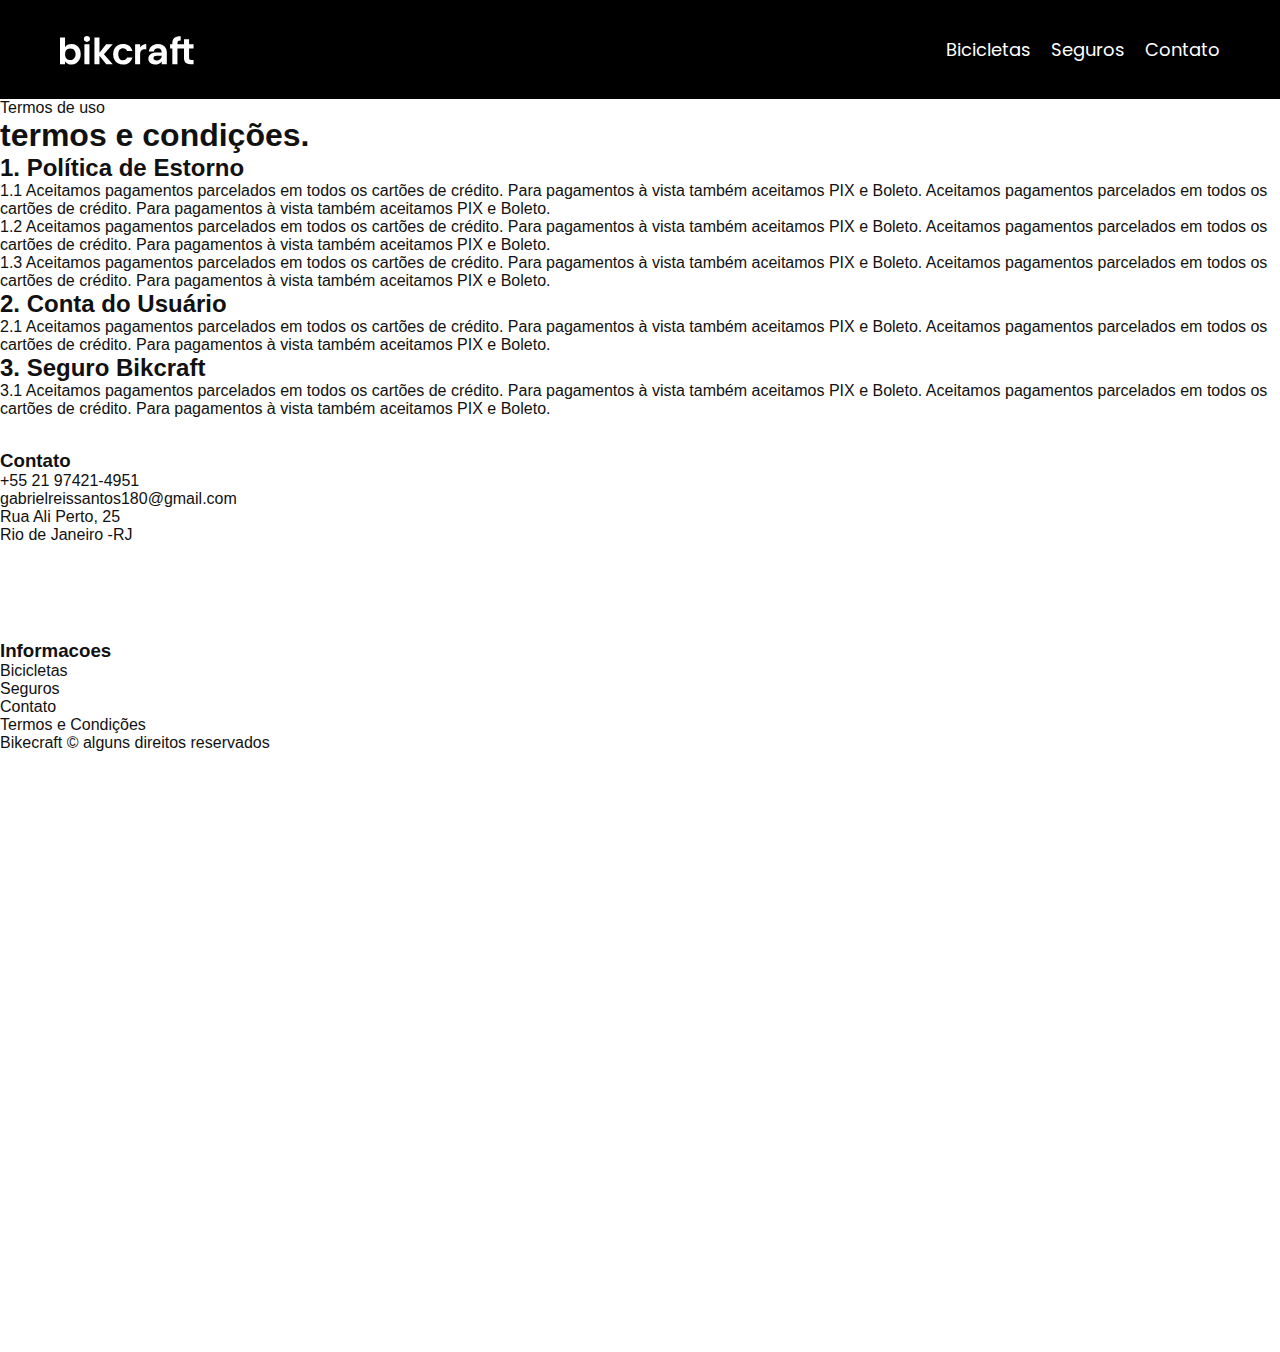
<file: termos.html>
<!DOCTYPE html>
<html lang="pt-BR">
  <head>
    <meta charset="UTF-8" />
    <meta name="viewport" content="width=device-width, initial-scale=1.0" />
    <meta
      name="description"
      content="Bicicletas elétricas de alta precisão e qualidade feitas sob medida para o cliente. Explore o mundo na sua velocidade com a Bikecraft"
    />
     <link rel="preload" href="/css/style.css" as="style">
    <link rel="stylesheet" href="/css/style.css" />
    <link rel="stylesheet" href="css/global/global.css">
    <link rel="preconnect" href="https://fonts.googleapis.com">
    <link rel="preconnect" href="https://fonts.gstatic.com" crossorigin>
    <link href="https://fonts.googleapis.com/css2?family=Merriweather:ital,wght@1,900&family=Poppins:ital,wght@0,100;0,200;0,300;0,400;0,500;0,600;0,700;0,800;0,900;1,100;1,200;1,300;1,400;1,500;1,600;1,700;1,800;1,900&family=Roboto:ital,wght@0,100..900;1,100..900&display=swap" rel="stylesheet">
    <title>Termos e Condições | Bikcraft - Bicicletas Elétricas</title>
    <meta name="description" content="Termos e condições.">
  <script>
      document.documentElement.classList.add('js')
    </script>
  </head>
  <body id="termos">
    <header class="header-bg">
      <div class="header container">
        <a href="./">
          <img src="./img/bikcraft.svg" alt="bikecraft" />
        </a>
        <nav aria-label="primaria">
          <ul class="header-menu font-1-m cor-0">
            <li><a href="./bicicletas.html">Bicicletas</a></li>
            <li><a href="./seguros.html">Seguros</a></li>
            <li><a href="./contato.html">Contato</a></li>
          </ul>
        </nav>
      </div>
    </header>

    <main>
        <div class="titulo-bg">
            <div class="titulo container">
                <p class="font-2-l-b cor-5 fadeInLeft" data-anime="200">Termos de uso</p>
                <h1 class="font-1-xxl cor-0 fadeInLeft" data-anime="400">termos e condições<span class="cor-pa1">.</span></h1>
            </div>

        </div>

        <div class="termos font-2-s cor-10 container">
            <h2 class="font-1-l cor-11 fadeInLeft" data-anime="100">1. Política de Estorno</h2>
            <p class="fadeInLeft" data-anime="50">1.1 Aceitamos pagamentos parcelados em todos os cartões de 
                crédito. Para pagamentos à vista também aceitamos PIX e Boleto.
                Aceitamos pagamentos parcelados em todos os cartões de crédito.
                Para pagamentos à vista também aceitamos PIX e Boleto.
            </p>
            <p class="fadeInLeft" data-anime="50">1.2 Aceitamos pagamentos parcelados em todos os cartões de 
                crédito. Para pagamentos à vista também aceitamos PIX e Boleto.
                Aceitamos pagamentos parcelados em todos os cartões de crédito.
                Para pagamentos à vista também aceitamos PIX e Boleto.
            </p>
            <p class="fadeInLeft" data-anime="50">1.3 Aceitamos pagamentos parcelados em todos os cartões de 
                crédito. Para pagamentos à vista também aceitamos PIX e Boleto.
                Aceitamos pagamentos parcelados em todos os cartões de crédito.
                Para pagamentos à vista também aceitamos PIX e Boleto.
            </p>
            <h2 class="font-1-l cor-11 fadeInLeft" data-anime="100">2. Conta do Usuário</h2>
            <p class="fadeInLeft" data-anime="50">2.1 Aceitamos pagamentos parcelados em todos os cartões de 
                crédito. Para pagamentos à vista também aceitamos PIX e Boleto.
                Aceitamos pagamentos parcelados em todos os cartões de crédito.
                Para pagamentos à vista também aceitamos PIX e Boleto.
            </p>
            <h2 class="font-1-l cor-11 fadeInLeft" data-anime="100">3. Seguro Bikcraft</h2>
            <p class="fadeInLeft" data-anime="50">3.1 Aceitamos pagamentos parcelados em todos os cartões de 
                crédito. Para pagamentos à vista também aceitamos PIX e Boleto.
                Aceitamos pagamentos parcelados em todos os cartões de crédito.
                Para pagamentos à vista também aceitamos PIX e Boleto.
            </p>
        </div>
    </main>



    <footer class="footer-bg">
        <div class="footer container">
          <img src="./img/bikcraft.svg" alt="Bikecraft">
          <div class="footer-contato">
            <h3 class="font-2-l-b cor-0">Contato</h3>
            <ul class="font-2m cor-5">
              <li><a href="tel:+55 21 97421-4951">+55 21 97421-4951</a></li>
              <li><a href="mailto:gabrielreissantos180@gmail.com">gabrielreissantos180@gmail.com</a></li>
              <li>Rua Ali Perto, 25</li>
              <li>Rio de Janeiro -RJ</li>
            </ul>
            <div class="footer-redes">
  
              <a href="./" target="_blank" rel="noopener noreferrer">
                <img src="./img/redes/instagram.svg" alt="Instagram">
              </a>
  
              <a href="./" target="_blank" rel="noopener noreferrer">
                <img src="./img/redes/facebook.svg" alt="Instagram">
              </a>
  
              <a href="./" target="_blank" rel="noopener noreferrer">
                <img src="./img/redes/youtube.svg" alt="Instagram">
              </a>
  
            </div>
          </div>
          <div class="footer-informacoes">
            <h3 class="font-2-l-b cor-0">Informacoes</h3>
            <nav>
              <ul class="font-1-m cor-5">
                <li><a href="./bicicletas.html">Bicicletas</a></li>
                <li><a href="./seguros.html">Seguros</a></li>
                <li><a href="./contato.html">Contato</a></li>
                <li><a href="./termos.html">Termos e Condições</a></li>
              </ul>
            </nav>
          </div>
          <p class="footer-copy font-2-m cor-6">Bikecraft © alguns direitos reservados</p>
        </div>
  
      </footer>
        <script src="/plugins/simple-anime.js"></script>
        <script src="./js/script.js"></script>
  </body>
  </html>
</file>
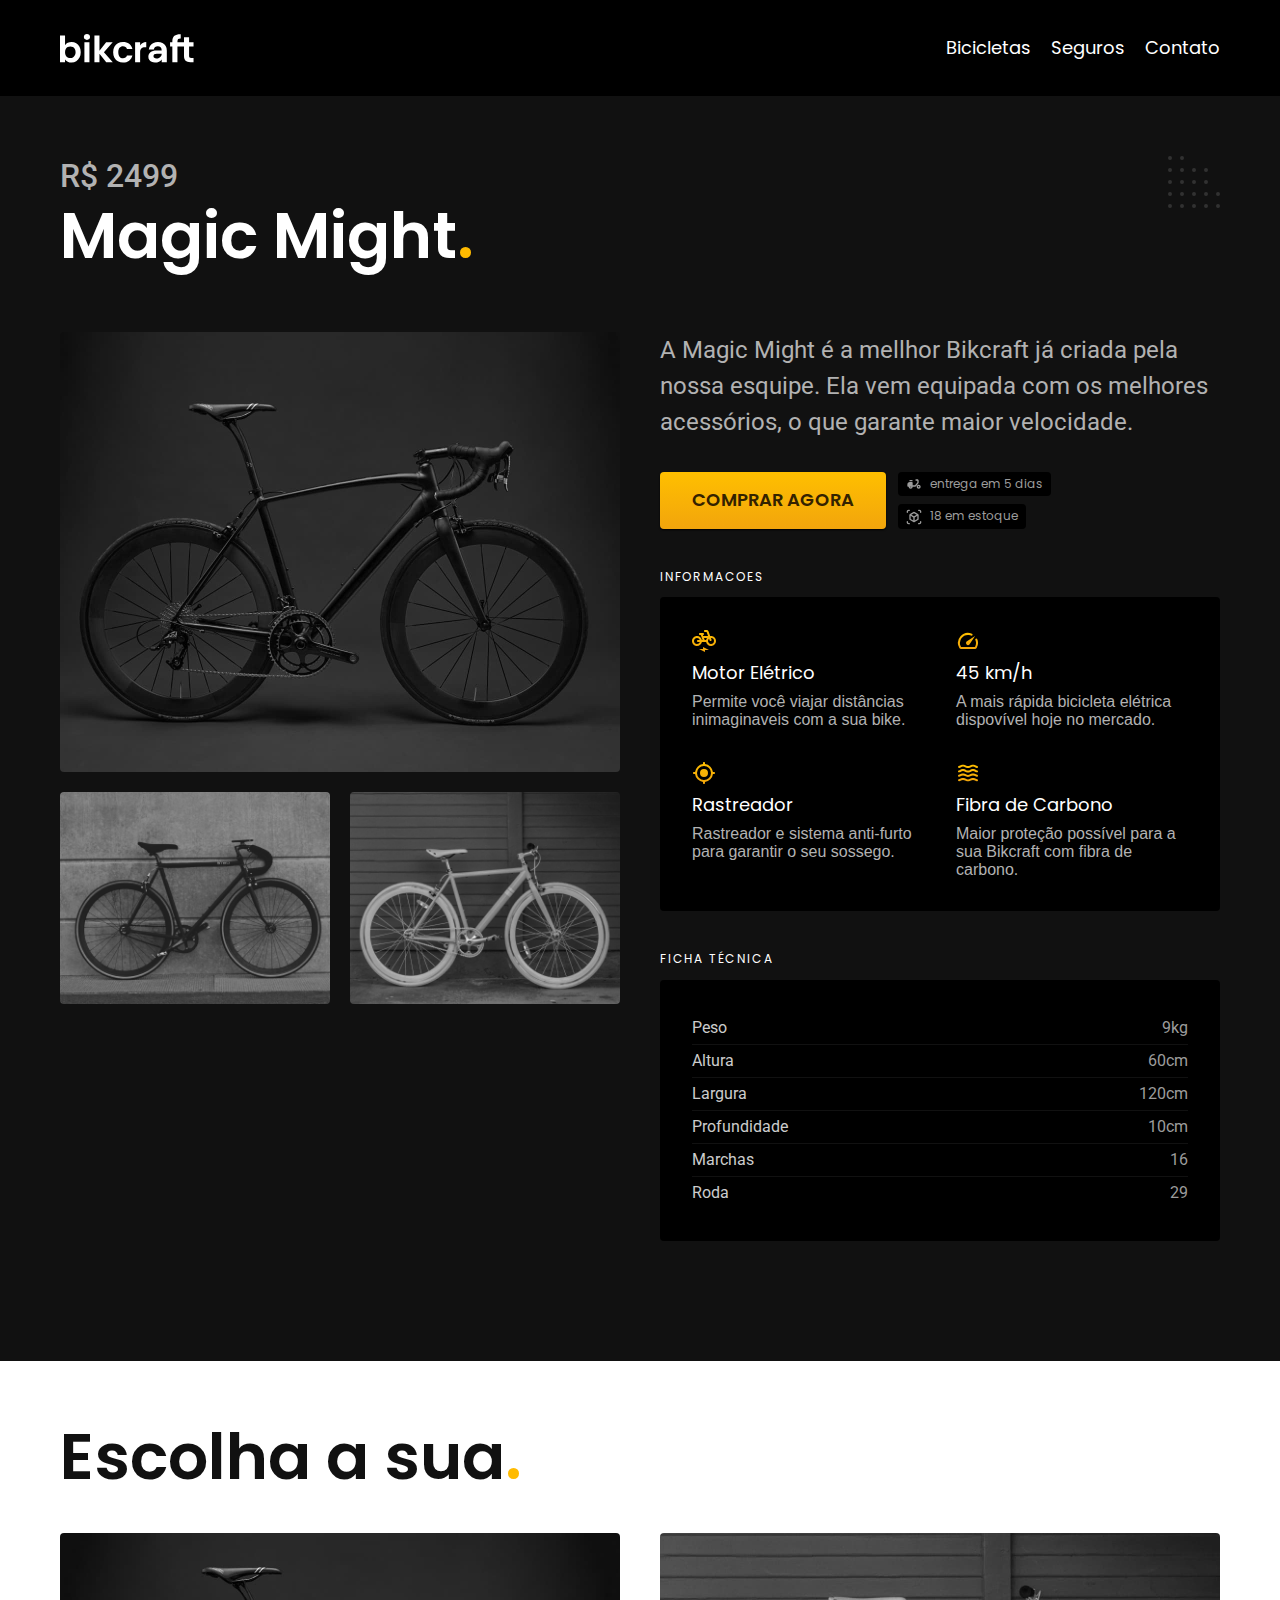
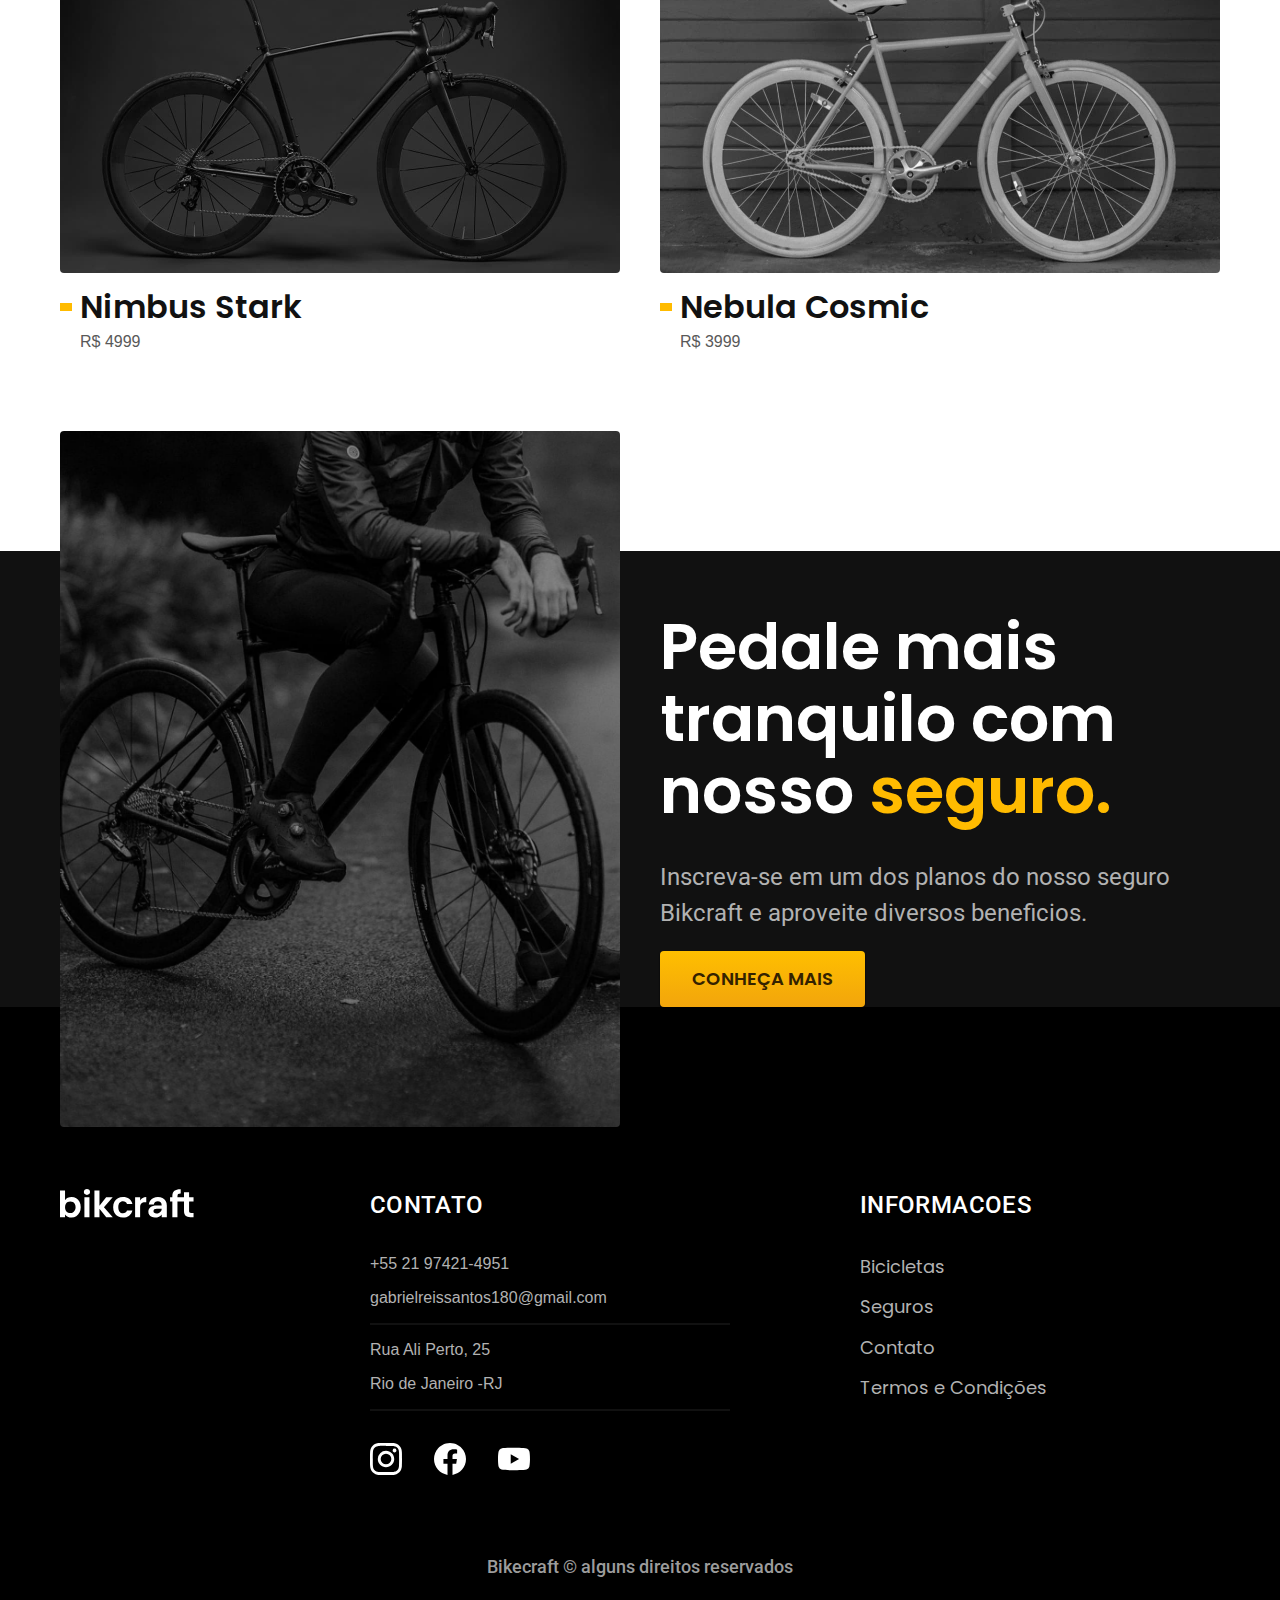
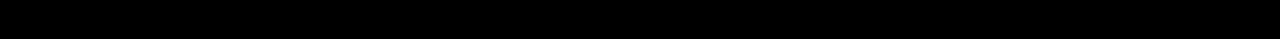
<file: bicicletas/magic.html>
<!DOCTYPE html>
<html lang="pt-BR">
  <head>
    <meta charset="UTF-8" />
    <meta name="viewport" content="width=device-width, initial-scale=1.0" />
    <meta
      name="description"
      content="Bicicletas elétricas de alta precisão e qualidade feitas sob medida para o cliente. Explore o mundo na sua velocidade com a Bikecraft"
    />
    <link rel="shortcut icon" href="../favicon.svg" type="image/svg+xml">
    <link rel="preload" href="/css/style.min.css" as="style">
    <link rel="stylesheet" href="../css/style.min.css" />
    <link rel="stylesheet" href="../css/global/global.css">
    <link rel="preconnect" href="https://fonts.googleapis.com">
    <link rel="preconnect" href="https://fonts.gstatic.com" crossorigin>
    <link href="https://fonts.googleapis.com/css2?family=Merriweather:ital,wght@1,900&family=Poppins:ital,wght@0,100;0,200;0,300;0,400;0,500;0,600;0,700;0,800;0,900;1,100;1,200;1,300;1,400;1,500;1,600;1,700;1,800;1,900&family=Roboto:ital,wght@0,100..900;1,100..900&display=swap" rel="stylesheet">
    <title>Magic| Bikcraft - Bicicletas Elétricas</title>
    <meta name="description" content="Termos e condições.">
    <script>
      document.documentElement.classList.add('js')
    </script>
  </head>
  <body id="bicicleta">
    <header class="header-bg">
      <div class="header container">
        <a href="./">
          <img src="../img/bikcraft.svg" alt="bikecraft" />
        </a>
        <nav aria-label="primaria">
          <ul class="header-menu font-1-m cor-0">
            <li><a href="../bicicletas.html">Bicicletas</a></li>
            <li><a href="../seguros.html">Seguros</a></li>
            <li><a href="../contato.html">Contato</a></li>
          </ul>
        </nav>
      </div>
    </header>

    <main class="titulo-bg">
        <div >
            <div class="titulo container">
                <p class="font-2-xl cor-5">R$ 2499</p>
                <h1 class="font-1-xxl cor-0">Magic Might<span class="cor-p1">.</span></h1>
            </div>
        </div>

        <div class="bicicleta container">
            <div class="bicicleta-imagens">

              <img src="../img/bicicleta/nimbus1.jpg" alt="Bicicleta magic 1">
              <img src="../img/bicicleta/nimbus2.jpg" alt="Bicicleta magic 2">
              <img src="../img/bicicleta/nimbus3.jpg" alt="Bicicleta magic 3">
    
            </div>
            <div class="bicicleta-conteudo">

                <p class="font-2-l cor-5">A
                    Magic Might é a mellhor Bikcraft já criada pela nossa esquipe.
                    Ela vem equipada com os melhores acessórios, o que 
                    garante maior velocidade.
                </p>
                <div class="bicicleta-comprar">
                    <a class="botao" href="../orcamento.html?tipo=bikcraft&produto=magic"> Comprar Agora</a>
                    <span class="font-1-xs cor-6"> <img src="../img/icones/entrega.svg" alt=""> entrega em 5 dias</span>
                    <span class="font-1-xs cor-6"> <img src="../img/icones/estoque.svg" alt=""> 18 em estoque</span>
                </div>
                
                <h2 class="font-1-xs cor-0">Informacoes</h2>
                <ul class="bicicleta-informacoes">
                    <li>
                        <img src="../img/icones/eletrica.svg" alt="">  
                    <h3 class="font-1-m cor-0">Motor Elétrico</h3>
                    <p class="font-2-xs cor-5">Permite você viajar distâncias inimaginaveis com a sua bike.</p>
                </li>
                
                <li>
                    <img src="../img/icones/velocidade.svg" alt="">
                    <h3 class="font-1-m cor-0">45 km/h</h3>
                    <p class="font-2-xs cor-5">A mais rápida bicicleta elétrica dispovível hoje no mercado.</p>
                </li>
                <li>
                    <img src="../img/icones/rastreador.svg" alt="">                   
                    <h3 class="font-1-m cor-0">Rastreador</h3>
                    <p class="font-2-xs cor-5">Rastreador e sistema anti-furto para garantir o seu sossego.</p>
                </li>
                <li>
                    <img src="../img/icones/carbono.svg" alt="">
                    
                    <h3 class="font-1-m cor-0">Fibra de Carbono</h3>
                    <p class="font-2-xs cor-5">Maior proteção possível para a sua Bikcraft com fibra de carbono.</p>
                </li>
            </ul>
            
            <h2 class="font-1-xs cor-0">Ficha técnica</h2>
            <ul class="bicicleta-ficha font-2-s cor-4">
                <li>Peso <span>9kg</span></li>
                <li>Altura <span>60cm</span></li>
                <li>Largura <span>120cm</span></li>
                <li>Profundidade <span>10cm</span></li>
                <li>Marchas <span>16</span></li>
                <li>Roda <span>29</span></li>
                
                
            </ul>
        </div>
            
        </div>
       
    </main>
       <article class="bicicletas-listas container">
      
      <h2 class="font-1-xxl">Escolha a sua<span class="cor-p1">.</span></h2>
      <ul class="">
        <li>
          <a href="./nimbus.html">
            <img src="../img/bicicletas/nimbus.jpg" alt="Bicileta preta">
            <h3 class="font-1-xl">Nimbus Stark</h3>
            <span class="fon-2-m cor-8">R$ 4999</span>
          </a>
        </li>

        <li>
          <a href="./nebula.html">
            <img src="../img/bicicletas/nebula.jpg" alt="Bicileta preta">
            <h3 class="font-1-xl">Nebula Cosmic</h3>
            <span class="fon-2-m cor-8">R$ 3999</span>
          </a>
        </li>

      </ul>
    </article>

    <article class="seguro-bg">
      <div class="seguro container">
        <div class="seguro-imagem">
          <img src="../img/fotos/seguros.jpg" alt="Pessoa parada em cima de uma bicicleta">
        </div>
        <div class="seguro-conteudo">
          <h2 class="font-1-xxl cor-0">Pedale mais tranquilo com nosso 
          <span class="cor-p1">seguro.</span></h2>
          <p class="font-2-l cor-5">Inscreva-se em um dos planos do nosso seguro Bikcraft e aproveite diversos beneficios. </p>
          <a class="botao" href="../seguros.html">Conheça Mais </a>
        </div>
      </div>

    </article>


    <footer class="footer-bg">
        <div class="footer container">
          <img src="../img/bikcraft.svg" alt="Bikecraft">
          <div class="footer-contato">
            <h3 class="font-2-l-b cor-0">Contato</h3>
            <ul class="font-2m cor-5">
              <li><a href="tel:+55 21 97421-4951">+55 21 97421-4951</a></li>
              <li><a href="mailto:gabrielreissantos180@gmail.com">gabrielreissantos180@gmail.com</a></li>
              <li>Rua Ali Perto, 25</li>
              <li>Rio de Janeiro -RJ</li>
            </ul>
            <div class="footer-redes">
  
              <a href="./" target="_blank" rel="noopener noreferrer">
                <img src="../img/redes/instagram.svg" alt="Instagram">
              </a>
  
              <a href="./" target="_blank" rel="noopener noreferrer">
                <img src="../img/redes/facebook.svg" alt="Instagram">
              </a>
  
              <a href="./" target="_blank" rel="noopener noreferrer">
                <img src="../img/redes/youtube.svg" alt="Instagram">
              </a>
  
            </div>
          </div>
          <div class="footer-informacoes">
            <h3 class="font-2-l-b cor-0">Informacoes</h3>
            <nav>
              <ul class="font-1-m cor-5">
                <li><a href="../bicicletas.html">Bicicletas</a></li>
                <li><a href="../seguros.html">Seguros</a></li>
                <li><a href="../contato.html">Contato</a></li>
                <li><a href="../termos.html">Termos e Condições</a></li>
              </ul>
            </nav>
          </div>
          <p class="footer-copy font-2-m cor-6">Bikecraft © alguns direitos reservados</p>
        </div>
  
      </footer>
        <script src="../js/script.js"></script>
  </body>
  </html>
</file>
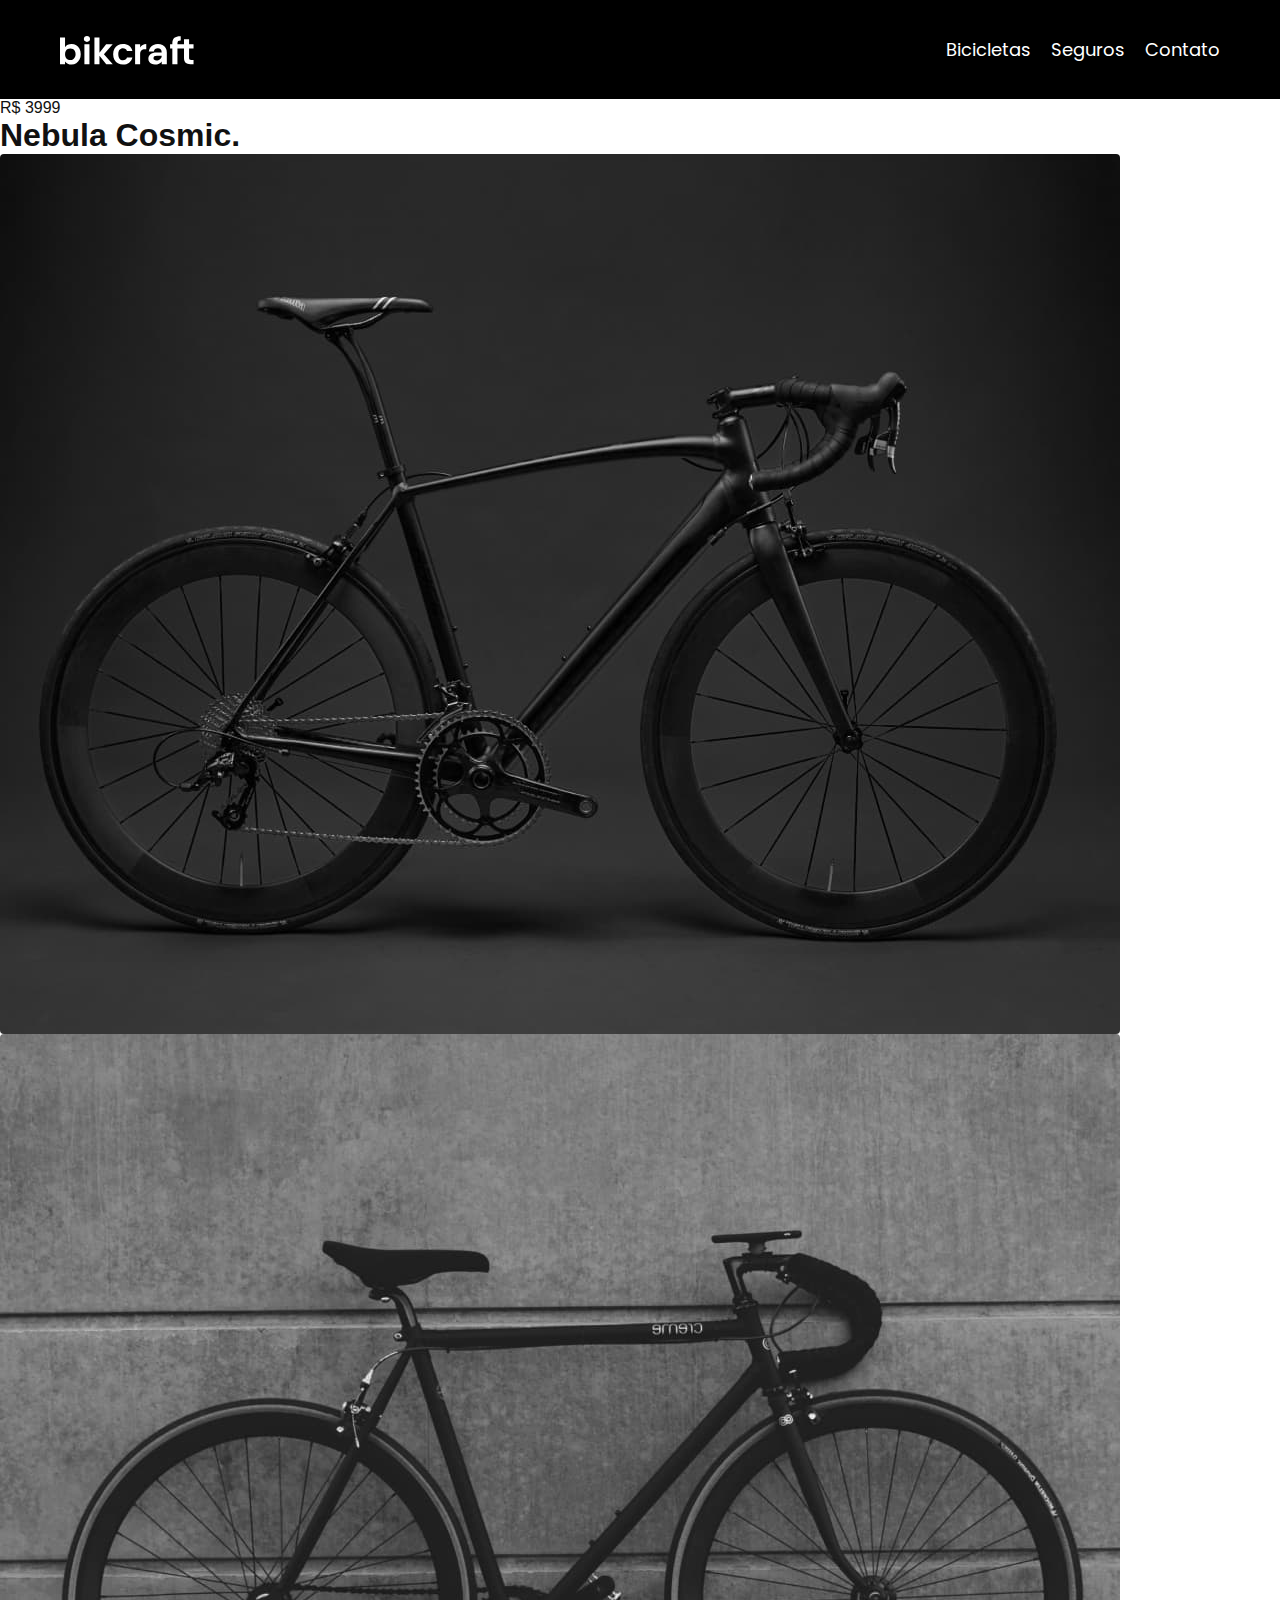
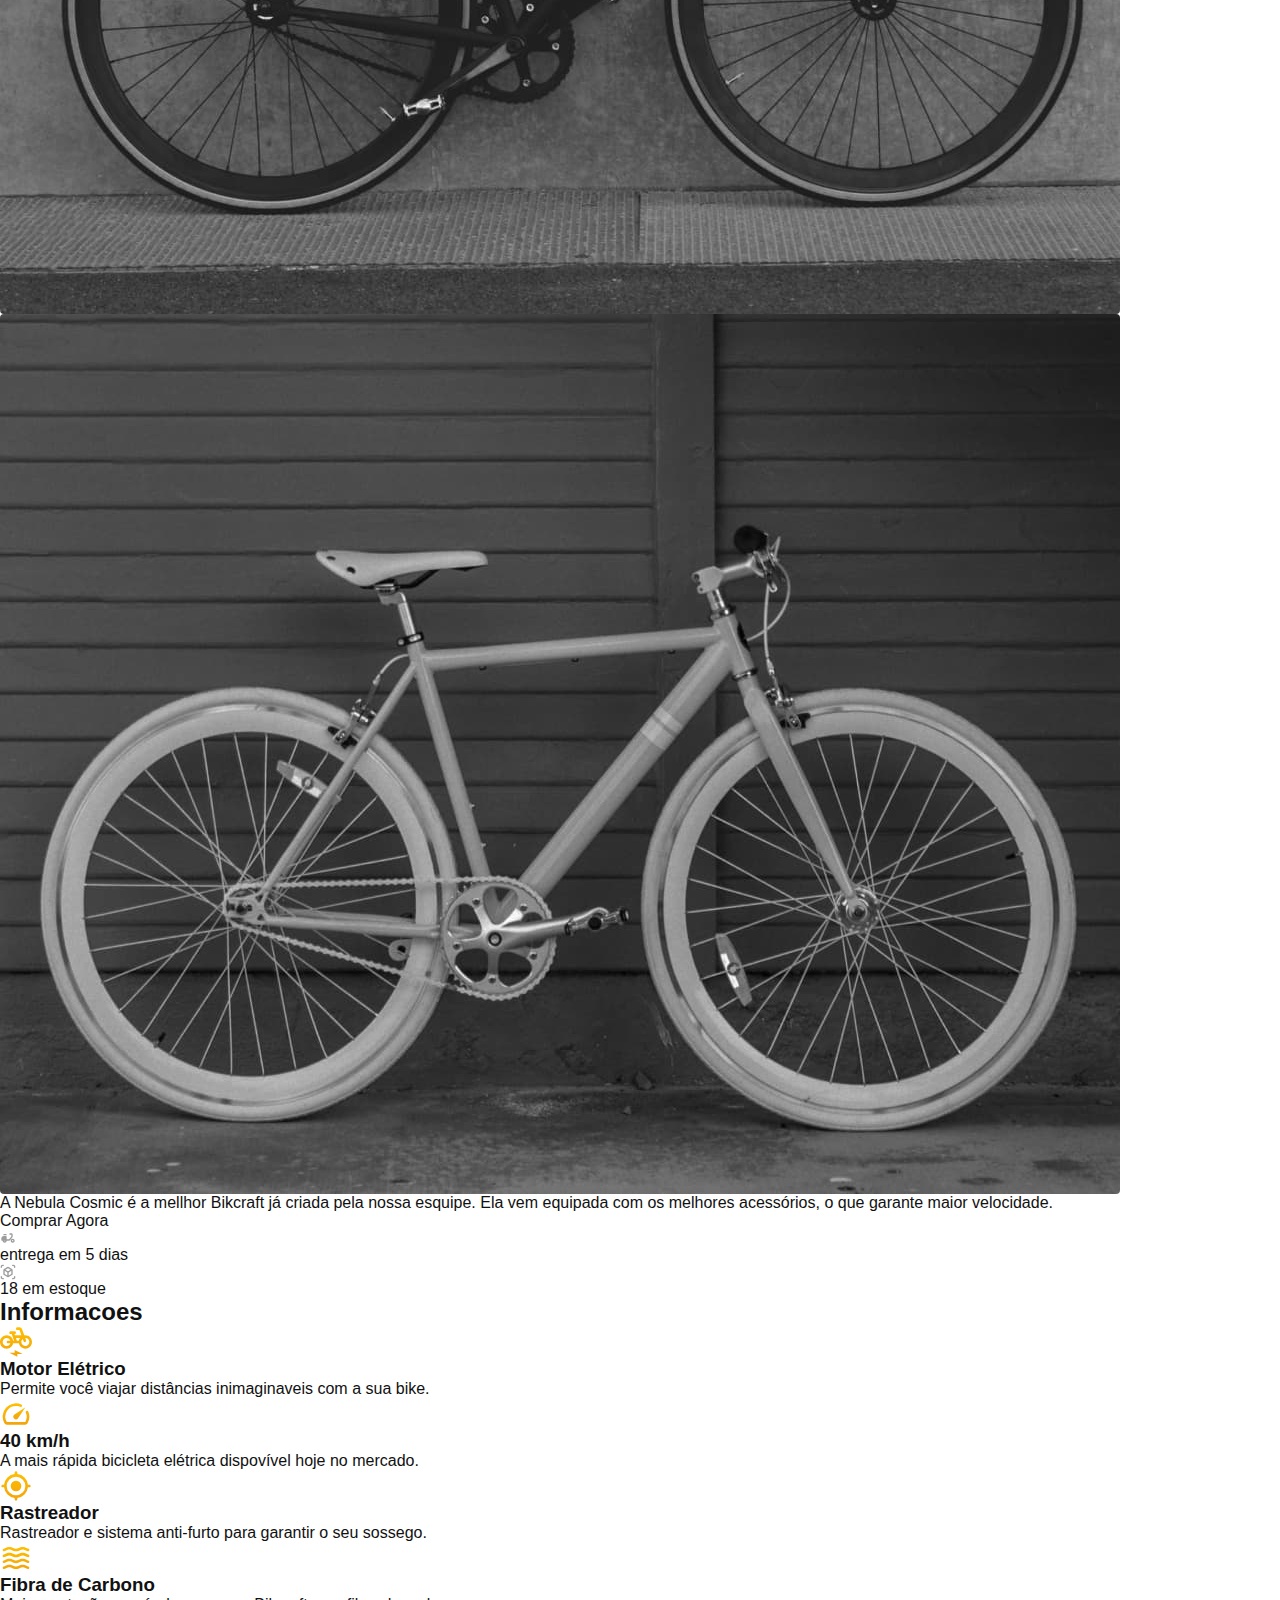
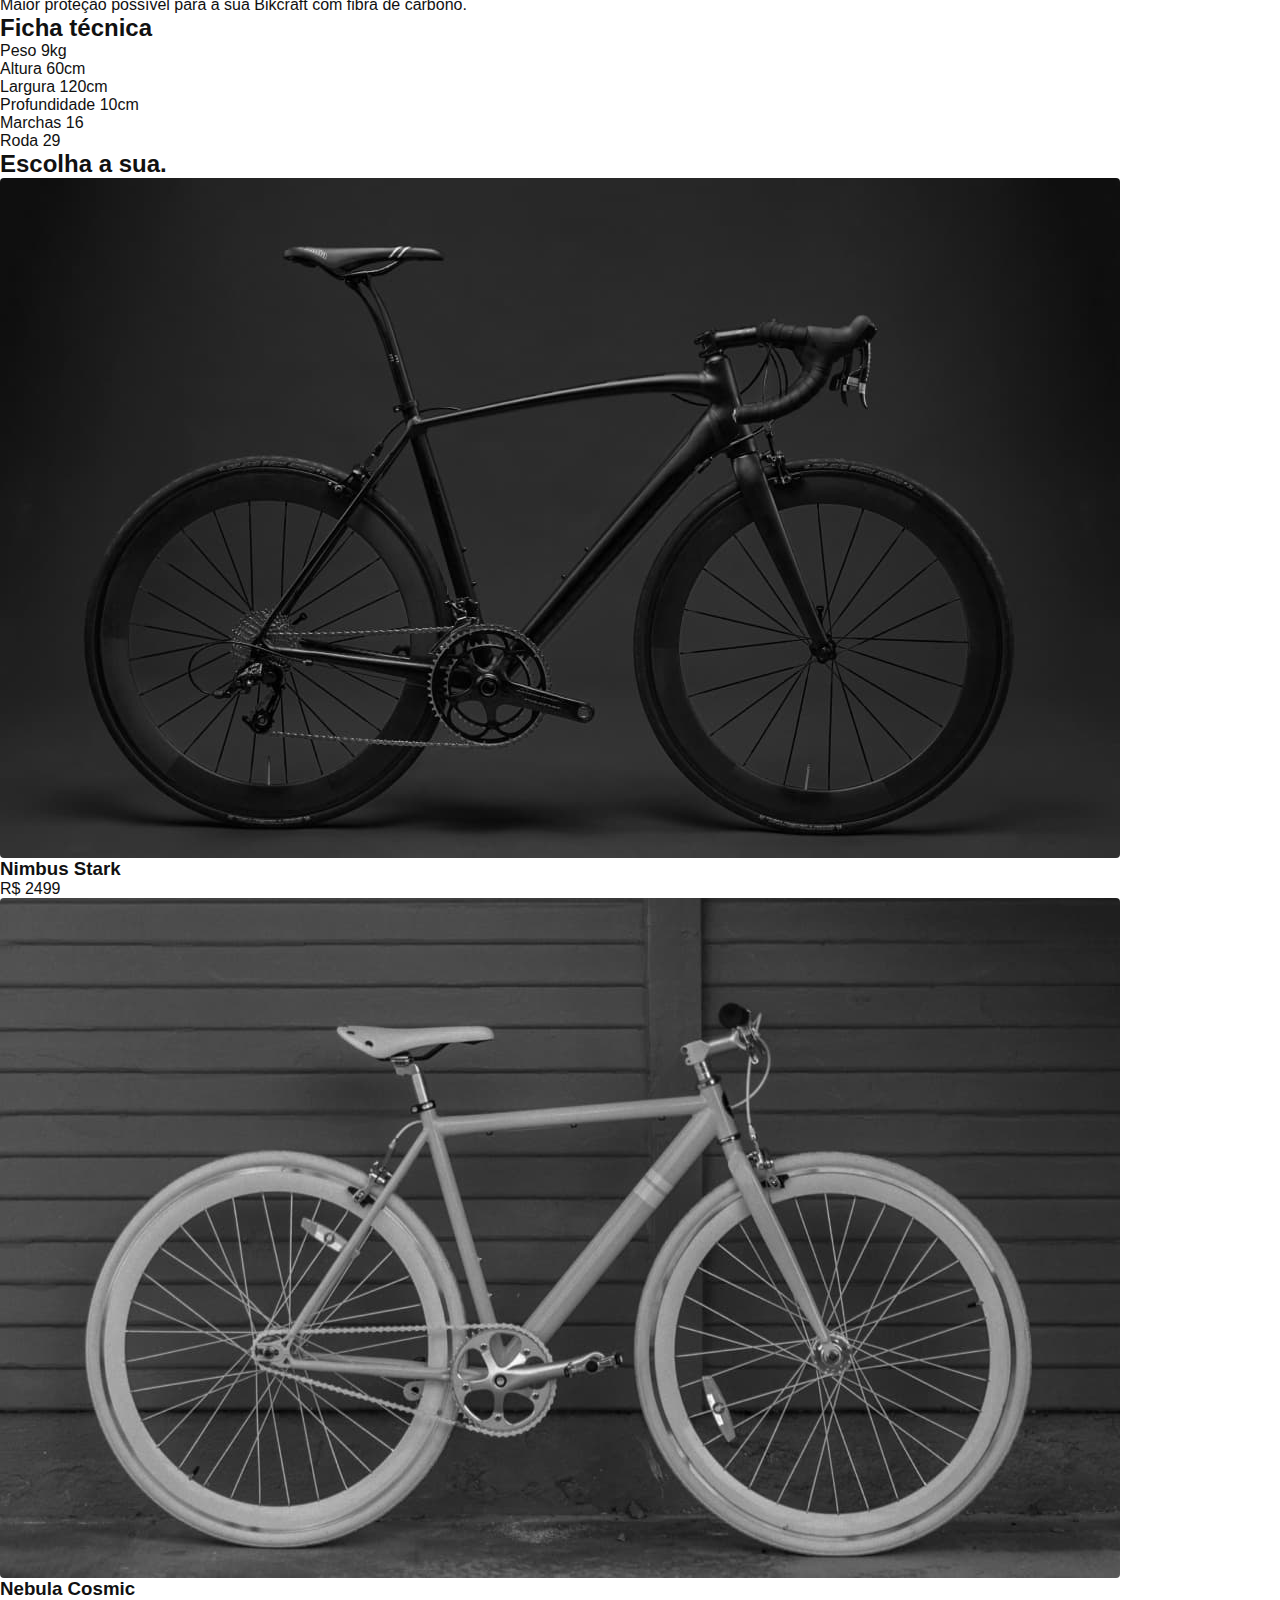
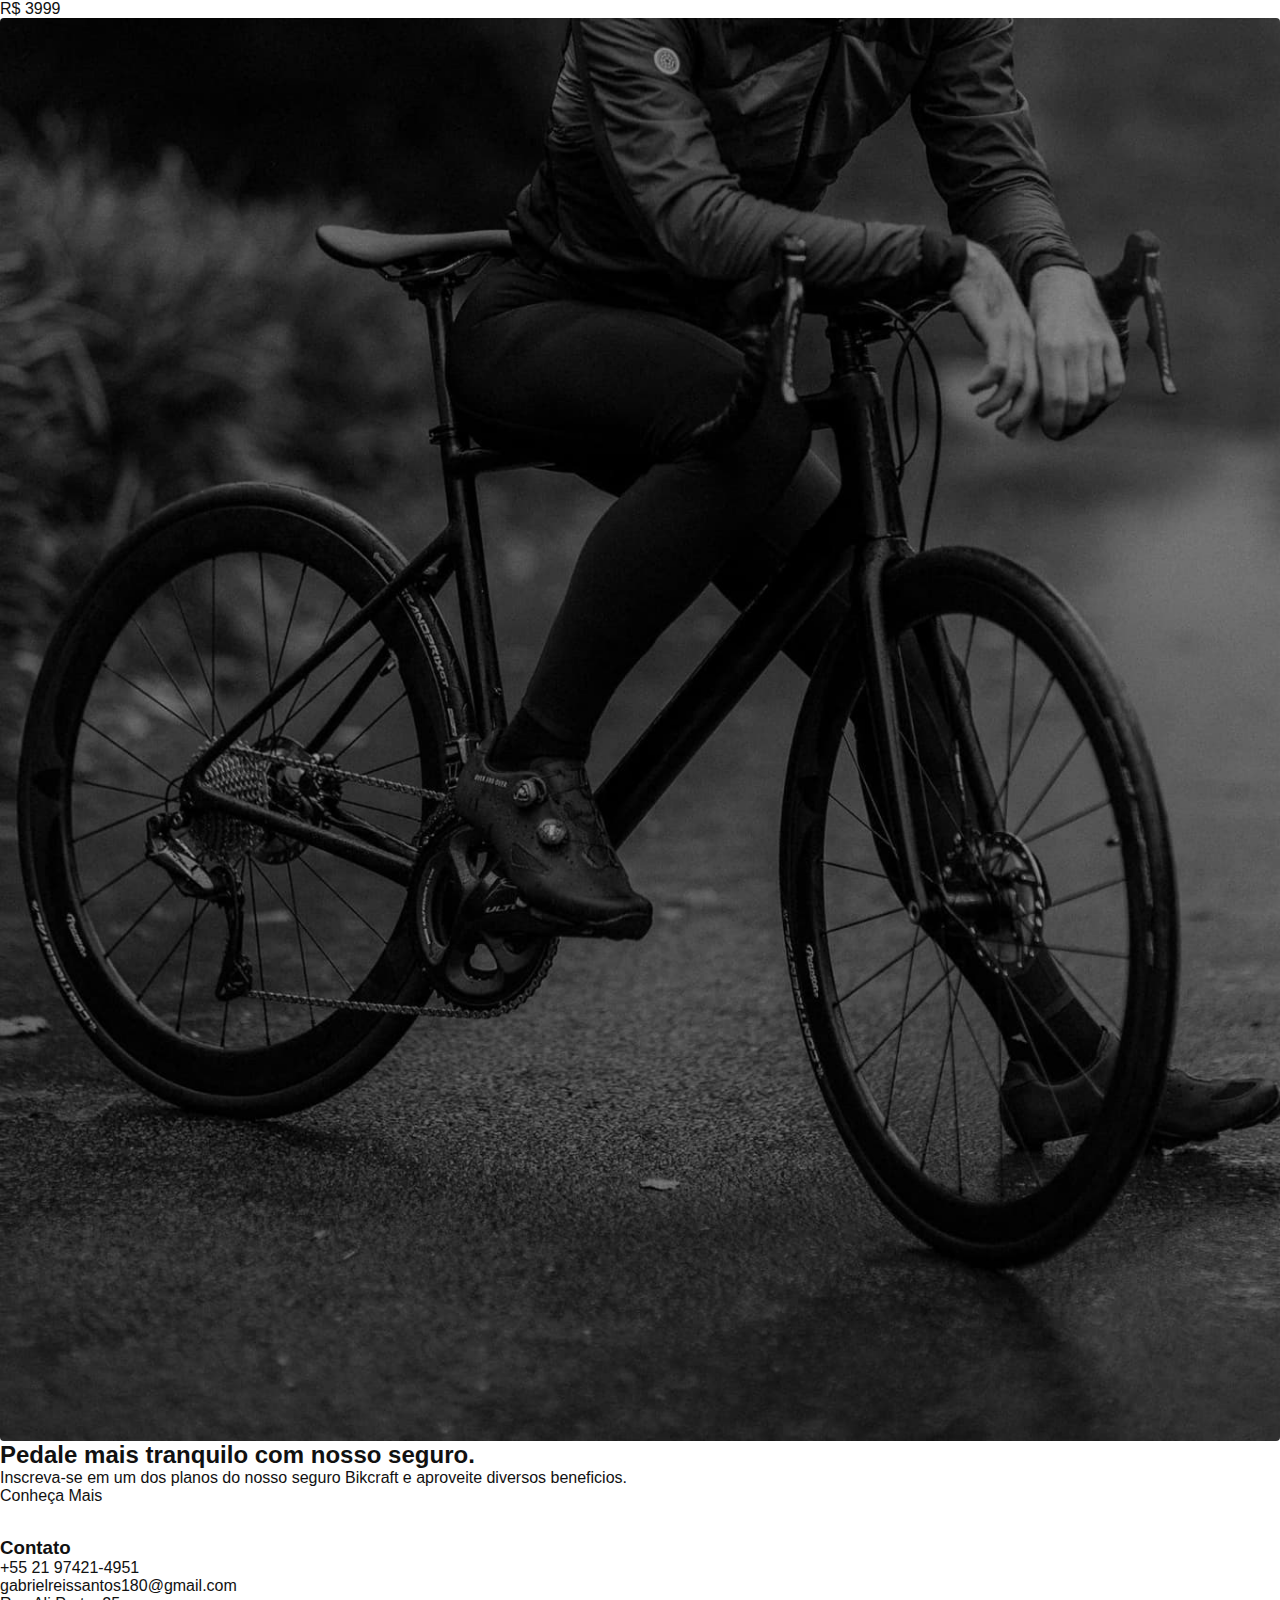
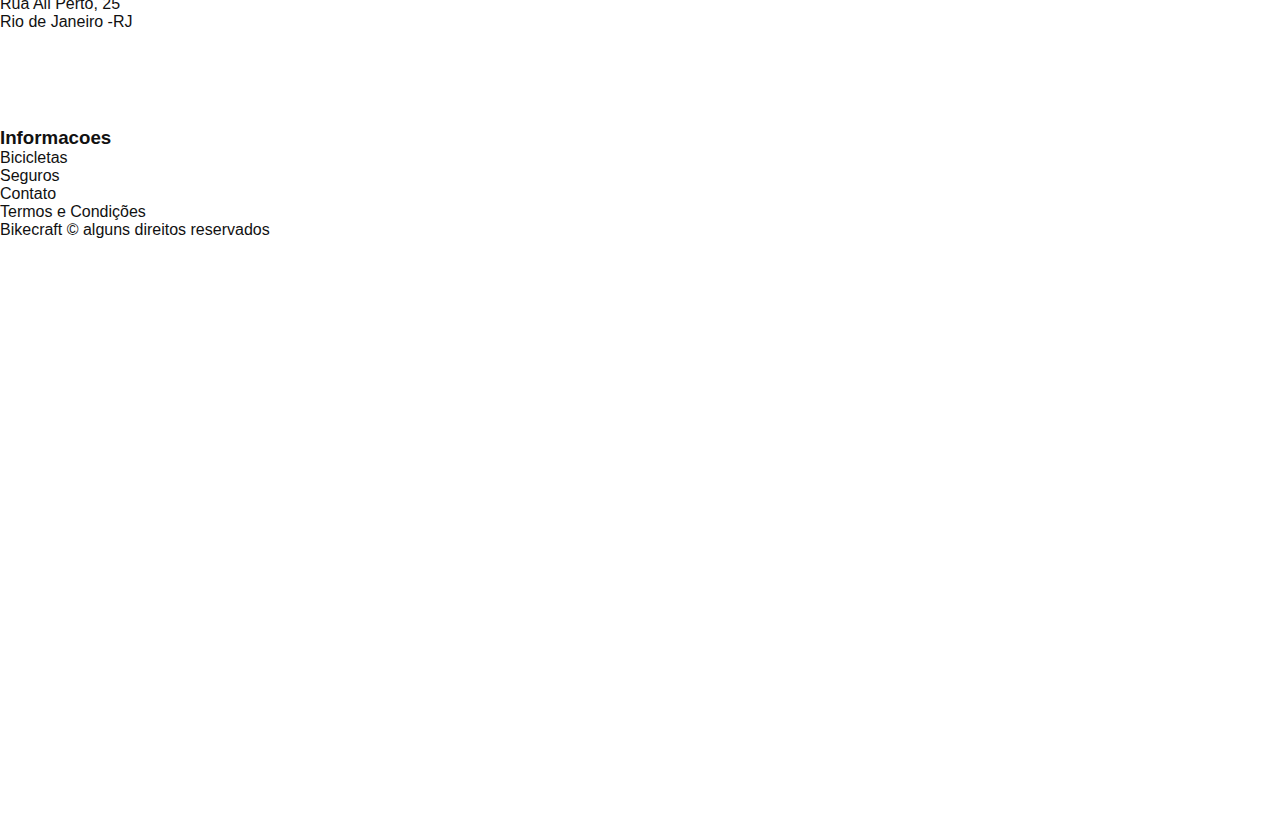
<file: bicicletas/nebula.html>
<!DOCTYPE html>
<html lang="pt-BR">
  <head>
    <meta charset="UTF-8" />
    <meta name="viewport" content="width=device-width, initial-scale=1.0" />
    <meta
      name="description"
      content="Bicicletas elétricas de alta precisão e qualidade feitas sob medida para o cliente. Explore o mundo na sua velocidade com a Bikecraft"
    />
    <link rel="stylesheet" href="../css/style.css" />
    <link rel="stylesheet" href="../css/global/global.css">
    <link rel="preconnect" href="https://fonts.googleapis.com">
    <link rel="preconnect" href="https://fonts.gstatic.com" crossorigin>
    <link href="https://fonts.googleapis.com/css2?family=Merriweather:ital,wght@1,900&family=Poppins:ital,wght@0,100;0,200;0,300;0,400;0,500;0,600;0,700;0,800;0,900;1,100;1,200;1,300;1,400;1,500;1,600;1,700;1,800;1,900&family=Roboto:ital,wght@0,100..900;1,100..900&display=swap" rel="stylesheet">
    <title> Nebula | Bikcraft - Bicicletas Elétricas</title>
    <meta name="description" content="Termos e condições.">
  <script>
      document.documentElement.classList.add('js')
    </script>
  </head>
  <body id="bicicleta">
    <header class="header-bg">
      <div class="header container">
        <a href="./">
          <img src="../img/bikcraft.svg" alt="bikecraft" />
        </a>
        <nav aria-label="primaria">
          <ul class="header-menu font-1-m cor-0">
            <li><a href="../bicicletas.html">Bicicletas</a></li>
            <li><a href="../seguros.html">Seguros</a></li>
            <li><a href="../contato.html">Contato</a></li>
          </ul>
        </nav>
      </div>
    </header>

    <main class="titulo-bg">
        <div >
            <div class="titulo container">
                <p class="font-2-xl cor-5">R$ 3999</p>
                <h1 class="font-1-xxl cor-0">Nebula Cosmic<span class="cor-p1">.</span></h1>
            </div>
        </div>

        <div class="bicicleta container">
            <div class="bicicleta-imagens">

              <img src="../img/bicicleta/nimbus1.jpg" alt="bicicleta nebula 1">
              <img src="../img/bicicleta/nimbus2.jpg" alt="bicicleta nebula 2">
              <img src="../img/bicicleta/nimbus3.jpg" alt="bicicleta nebula 3">
    
            </div>
            <div class="bicicleta-conteudo">

                <p class="font-2-l cor-5">A
                    Nebula Cosmic é a mellhor Bikcraft já criada pela nossa esquipe.
                    Ela vem equipada com os melhores acessórios, o que 
                    garante maior velocidade.
                </p>
                <div class="bicicleta-comprar">
                    <a class="botao" href="../orcamento.html?tipo=bikcraft&produto=nebula"> Comprar Agora</a>
                    <span class="font-1-xs cor-6"> <img src="../img/icones/entrega.svg" alt=""> entrega em 5 dias</span>
                    <span class="font-1-xs cor-6"> <img src="../img/icones/estoque.svg" alt=""> 18 em estoque</span>
                </div>
                
                <h2 class="font-1-xs cor-0">Informacoes</h2>
                <ul class="bicicleta-informacoes">
                    <li>
                        <img src="../img/icones/eletrica.svg" alt="">  
                    <h3 class="font-1-m cor-0">Motor Elétrico</h3>
                    <p class="font-2-xs cor-5">Permite você viajar distâncias inimaginaveis com a sua bike.</p>
                </li>
                
                <li>
                    <img src="../img/icones/velocidade.svg" alt="">
                    <h3 class="font-1-m cor-0">40 km/h</h3>
                    <p class="font-2-xs cor-5">A mais rápida bicicleta elétrica dispovível hoje no mercado.</p>
                </li>
                <li>
                    <img src="../img/icones/rastreador.svg" alt="">                   
                    <h3 class="font-1-m cor-0">Rastreador</h3>
                    <p class="font-2-xs cor-5">Rastreador e sistema anti-furto para garantir o seu sossego.</p>
                </li>
                <li>
                    <img src="../img/icones/carbono.svg" alt="">
                    
                    <h3 class="font-1-m cor-0">Fibra de Carbono</h3>
                    <p class="font-2-xs cor-5">Maior proteção possível para a sua Bikcraft com fibra de carbono.</p>
                </li>
            </ul>
            
            <h2 class="font-1-xs cor-0">Ficha técnica</h2>
            <ul class="bicicleta-ficha font-2-s cor-4">
                <li>Peso <span>9kg</span></li>
                <li>Altura <span>60cm</span></li>
                <li>Largura <span>120cm</span></li>
                <li>Profundidade <span>10cm</span></li>
                <li>Marchas <span>16</span></li>
                <li>Roda <span>29</span></li>
                
                
            </ul>
        </div>
            
        </div>
       
    </main>
       <article class="bicicletas-listas container">
      
      <h2 class="font-1-xxl">Escolha a sua<span class="cor-p1">.</span></h2>
      <ul class="">
        <li>
          <a href="./nimbus.html">
            <img src="../img/bicicletas/nimbus.jpg" alt="Bicileta preta">
            <h3 class="font-1-xl">Nimbus Stark</h3>
            <span class="fon-2-m cor-8">R$ 2499</span>
          </a>
        </li>

        <li>
          <a href="./nebula.html">
            <img src="../img/bicicletas/nebula.jpg" alt="Bicileta preta">
            <h3 class="font-1-xl">Nebula Cosmic</h3>
            <span class="fon-2-m cor-8">R$ 3999</span>
          </a>
        </li>

      </ul>
    </article>

    <article class="seguro-bg">
      <div class="seguro container">
        <div class="seguro-imagem">
          <img src="../img/fotos/seguros.jpg" alt="Pessoa parada em cima de uma bicicleta">
        </div>
        <div class="seguro-conteudo">
          <h2 class="font-1-xxl cor-0">Pedale mais tranquilo com nosso 
          <span class="cor-p1">seguro.</span></h2>
          <p class="font-2-l cor-5">Inscreva-se em um dos planos do nosso seguro Bikcraft e aproveite diversos beneficios. </p>
          <a class="botao" href="../seguros.html">Conheça Mais </a>
        </div>
      </div>

    </article>


    <footer class="footer-bg">
        <div class="footer container">
          <img src="../img/bikcraft.svg" alt="Bikecraft">
          <div class="footer-contato">
            <h3 class="font-2-l-b cor-0">Contato</h3>
            <ul class="font-2m cor-5">
              <li><a href="tel:+55 21 97421-4951">+55 21 97421-4951</a></li>
              <li><a href="mailto:gabrielreissantos180@gmail.com">gabrielreissantos180@gmail.com</a></li>
              <li>Rua Ali Perto, 25</li>
              <li>Rio de Janeiro -RJ</li>
            </ul>
            <div class="footer-redes">
  
              <a href="./" target="_blank" rel="noopener noreferrer">
                <img src="../img/redes/instagram.svg" alt="Instagram">
              </a>
  
              <a href="./" target="_blank" rel="noopener noreferrer">
                <img src="../img/redes/facebook.svg" alt="Instagram">
              </a>
  
              <a href="./" target="_blank" rel="noopener noreferrer">
                <img src="../img/redes/youtube.svg" alt="Instagram">
              </a>
  
            </div>
          </div>
          <div class="footer-informacoes">
            <h3 class="font-2-l-b cor-0">Informacoes</h3>
            <nav>
              <ul class="font-1-m cor-5">
                <li><a href="../bicicletas.html">Bicicletas</a></li>
                <li><a href="../seguros.html">Seguros</a></li>
                <li><a href="../contato.html">Contato</a></li>
                <li><a href="../termos.html">Termos e Condições</a></li>
              </ul>
            </nav>
          </div>
          <p class="footer-copy font-2-m cor-6">Bikecraft © alguns direitos reservados</p>
        </div>
  
      </footer>
        <script src="../js/script.js"></script>
  </body>
  </html>
</file>
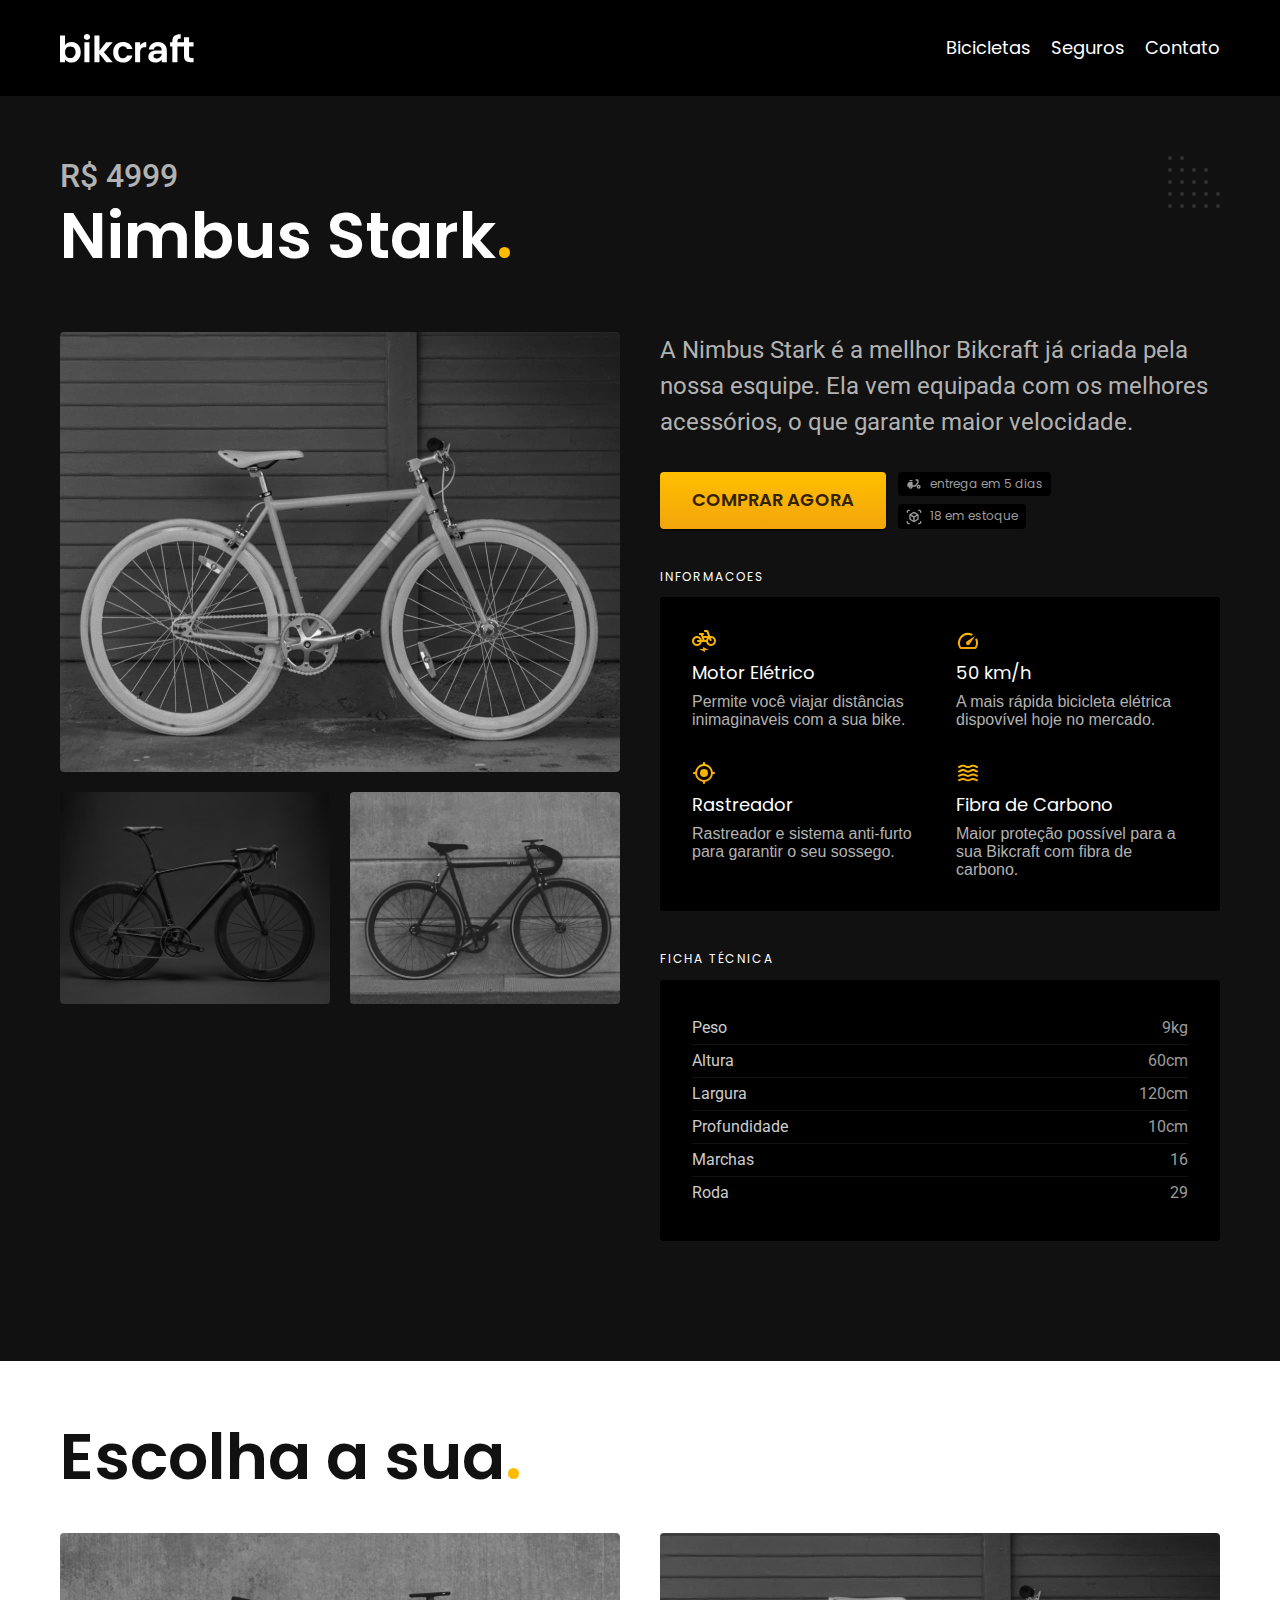
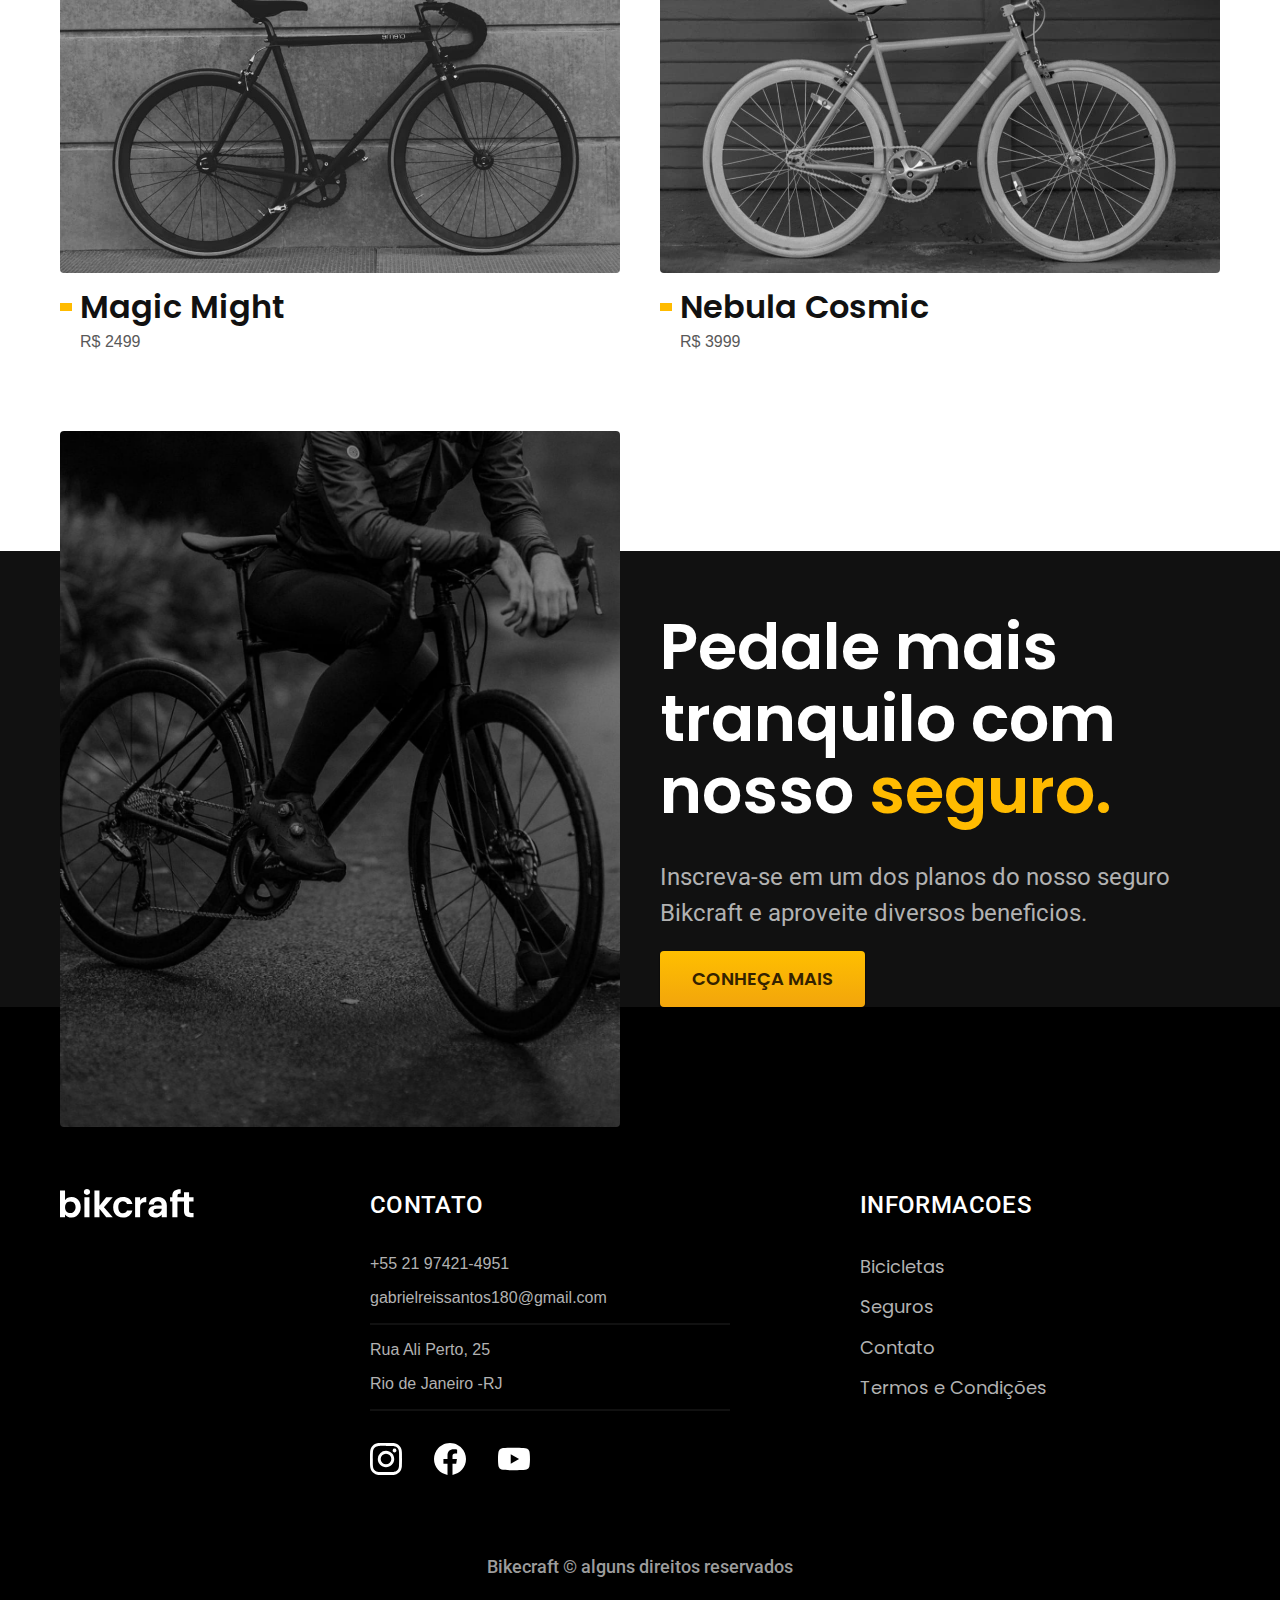
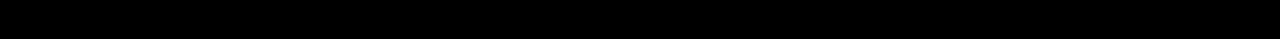
<file: bicicletas/nimbus.html>
<!DOCTYPE html>
<html lang="pt-BR">
  <head>
    <meta charset="UTF-8" />
    <meta name="viewport" content="width=device-width, initial-scale=1.0" />
    <meta
      name="description"
      content="Bicicletas elétricas de alta precisão e qualidade feitas sob medida para o cliente. Explore o mundo na sua velocidade com a Bikecraft"
    />
    <link rel="shortcut icon" href="../favicon.svg" type="image/svg+xml">
    <link rel="stylesheet" href="../css/style.min.css" />
    <link rel="stylesheet" href="../css/global/global.css">
    <link rel="preconnect" href="https://fonts.googleapis.com">
    <link rel="preconnect" href="https://fonts.gstatic.com" crossorigin>
    <link href="https://fonts.googleapis.com/css2?family=Merriweather:ital,wght@1,900&family=Poppins:ital,wght@0,100;0,200;0,300;0,400;0,500;0,600;0,700;0,800;0,900;1,100;1,200;1,300;1,400;1,500;1,600;1,700;1,800;1,900&family=Roboto:ital,wght@0,100..900;1,100..900&display=swap" rel="stylesheet">
    <script>
      document.documentElement.classList.add('js')
    </script>
    <title>Termos e Condições | Bikcraft - Bicicletas Elétricas</title>
    <meta name="description" content="Termos e condições.">
  </head>
  <body id="bicicleta">
    <header class="header-bg">
      <div class="header container">
        <a href="./">
          <img src="../img/bikcraft.svg" alt="bikecraft" />
        </a>
        <nav aria-label="primaria">
          <ul class="header-menu font-1-m cor-0">
            <li><a href="../bicicletas.html">Bicicletas</a></li>
            <li><a href="../seguros.html">Seguros</a></li>
            <li><a href="../contato.html">Contato</a></li>
          </ul>
        </nav>
      </div>
    </header>

    <main class="titulo-bg">
        <div >
            <div class="titulo container">
                <p class="font-2-xl cor-5">R$ 4999</p>
                <h1 class="font-1-xxl cor-0">Nimbus Stark<span class="cor-p1">.</span></h1>
            </div>
        </div>

        <div class="bicicleta container">
            <div class="bicicleta-imagens">

              <img src="../img/bicicleta/nimbus3.jpg" alt="Bicicleta nimbus 3">
                <img src="../img/bicicleta/nimbus1.jpg" alt="Bicicleta nimbus 1">
                <img src="../img/bicicleta/nimbus2.jpg" alt="Bicicleta nimbus 2">
    
            </div>
            <div class="bicicleta-conteudo">

                <p class="font-2-l cor-5">A
                    Nimbus Stark é a mellhor Bikcraft já criada pela nossa esquipe.
                    Ela vem equipada com os melhores acessórios, o que 
                    garante maior velocidade.
                </p>
                <div class="bicicleta-comprar">
                    <a class="botao" href="../orcamento.html?tipo=bikcraft&produto=nimbus"> Comprar Agora</a>
                    <span class="font-1-xs cor-6"> <img src="../img/icones/entrega.svg" alt=""> entrega em 5 dias</span>
                    <span class="font-1-xs cor-6"> <img src="../img/icones/estoque.svg" alt=""> 18 em estoque</span>
                </div>
                
                <h2 class="font-1-xs cor-0">Informacoes</h2>
                <ul class="bicicleta-informacoes">
                    <li>
                        <img src="../img/icones/eletrica.svg" alt="">  
                    <h3 class="font-1-m cor-0">Motor Elétrico</h3>
                    <p class="font-2-xs cor-5">Permite você viajar distâncias inimaginaveis com a sua bike.</p>
                </li>
                
                <li>
                    <img src="../img/icones/velocidade.svg" alt="">
                    <h3 class="font-1-m cor-0">50 km/h</h3>
                    <p class="font-2-xs cor-5">A mais rápida bicicleta elétrica dispovível hoje no mercado.</p>
                </li>
                <li>
                    <img src="../img/icones/rastreador.svg" alt="">                   
                    <h3 class="font-1-m cor-0">Rastreador</h3>
                    <p class="font-2-xs cor-5">Rastreador e sistema anti-furto para garantir o seu sossego.</p>
                </li>
                <li>
                    <img src="../img/icones/carbono.svg" alt="">
                    
                    <h3 class="font-1-m cor-0">Fibra de Carbono</h3>
                    <p class="font-2-xs cor-5">Maior proteção possível para a sua Bikcraft com fibra de carbono.</p>
                </li>
            </ul>
            
            <h2 class="font-1-xs cor-0">Ficha técnica</h2>
            <ul class="bicicleta-ficha font-2-s cor-4">
                <li>Peso <span>9kg</span></li>
                <li>Altura <span>60cm</span></li>
                <li>Largura <span>120cm</span></li>
                <li>Profundidade <span>10cm</span></li>
                <li>Marchas <span>16</span></li>
                <li>Roda <span>29</span></li>
                
                
            </ul>
        </div>
            
        </div>
       
    </main>
       <article class="bicicletas-listas container">
      
      <h2 class="font-1-xxl">Escolha a sua<span class="cor-p1">.</span></h2>
      <ul class="">
        <li>
          <a href="./magic.html">
            <img src="../img/bicicletas/magic.jpg" alt="Bicileta preta">
            <h3 class="font-1-xl">Magic Might</h3>
            <span class="fon-2-m cor-8">R$ 2499</span>
          </a>
        </li>

        <li>
          <a href="./nebula.html">
            <img src="../img/bicicletas/nebula.jpg" alt="Bicileta preta">
            <h3 class="font-1-xl">Nebula Cosmic</h3>
            <span class="fon-2-m cor-8">R$ 3999</span>
          </a>
        </li>

      </ul>
    </article>

    <article class="seguro-bg">
      <div class="seguro container">
        <div class="seguro-imagem">
          <img src="../img/fotos/seguros.jpg" alt="Pessoa parada em cima de uma bicicleta">
        </div>
        <div class="seguro-conteudo">
          <h2 class="font-1-xxl cor-0">Pedale mais tranquilo com nosso 
          <span class="cor-p1">seguro.</span></h2>
          <p class="font-2-l cor-5">Inscreva-se em um dos planos do nosso seguro Bikcraft e aproveite diversos beneficios. </p>
          <a class="botao" href="../seguros.html">Conheça Mais </a>
        </div>
      </div>

    </article>


    <footer class="footer-bg">
        <div class="footer container">
          <img src="../img/bikcraft.svg" alt="Bikecraft">
          <div class="footer-contato">
            <h3 class="font-2-l-b cor-0">Contato</h3>
            <ul class="font-2m cor-5">
              <li><a href="tel:+55 21 97421-4951">+55 21 97421-4951</a></li>
              <li><a href="mailto:gabrielreissantos180@gmail.com">gabrielreissantos180@gmail.com</a></li>
              <li>Rua Ali Perto, 25</li>
              <li>Rio de Janeiro -RJ</li>
            </ul>
            <div class="footer-redes">
  
              <a href="./" target="_blank" rel="noopener noreferrer">
                <img src="../img/redes/instagram.svg" alt="Instagram">
              </a>
  
              <a href="./" target="_blank" rel="noopener noreferrer">
                <img src="../img/redes/facebook.svg" alt="Instagram">
              </a>
  
              <a href="./" target="_blank" rel="noopener noreferrer">
                <img src="../img/redes/youtube.svg" alt="Instagram">
              </a>
  
            </div>
          </div>
          <div class="footer-informacoes">
            <h3 class="font-2-l-b cor-0">Informacoes</h3>
            <nav>
              <ul class="font-1-m cor-5">
                <li><a href="../bicicletas.html">Bicicletas</a></li>
                <li><a href="../seguros.html">Seguros</a></li>
                <li><a href="../contato.html">Contato</a></li>
                <li><a href="../termos.html">Termos e Condições</a></li>
              </ul>
            </nav>
          </div>
          <p class="footer-copy font-2-m cor-6">Bikecraft © alguns direitos reservados</p>
        </div>
  
      </footer>
        <script src="../js/script.js"></script>
  </body>
  </html>
</file>
<file: css/style.css>
@import "/css/header.css";
@import "/css/introducao.css";
@import "/css/global.css";
</file>
<file: css/global/global.css>
body{
    margin: 0;
    font-family: Arial, Helvetica, sans-serif;
    color: #111111;
}

h1,h2,h3,h4,ul,p, blockquote, dd{
    
    margin: 0;
}
ul{
    margin: 0;
    padding: 0;
    list-style: none;
}
a{
    text-decoration: none;
    color: inherit;
}
img{
    max-width: 100%;
    display: block;
}

h1,
ul,
p{
    margin:0;
}
img{
    max-width: 100%;
    display: block;
}
img[src$=".jpg"]{

    border-radius: 4px;
}
</file>
<file: css/style.min.css>
body{margin:0;font-family:Arial,Helvetica,sans-serif;color:#111}blockquote,dd,h1,h2,h3,h4,p,ul{margin:0}ul{padding:0;list-style:none}a{text-decoration:none;color:inherit}h1,p,ul{margin:0}img{max-width:100%;height:auto;display:block}img[src$=".jpg"]{border-radius:4px}.header-bg{background:var(--cor-12)}.header{display:flex;justify-content:space-between;align-items:center;padding-top:20px;padding-bottom:20px;flex-wrap:wrap;gap:20px}.header-menu{display:flex;gap:20px;flex-wrap:wrap}.header-menu a{padding:16px 0;display:inline-block;position:relative}.header-menu a::after{content:"";display:block;height:2px;width:0%;background:var(--cor-0);margin-top:4px;transition:.3s;position:absolute;transition:ease-in-out .4s}.header-menu a.ativo::after,.header-menu a:hover::after{width:100%}@media(max-width:800px){.header-menu{gap:20px}.header-menu a{background:var(--cor-11);padding:12px 16px;border-radius:4px;transition:.3s}.header-menu a:hover{background-color:var(--cor-10)}.header a::after{display:none}}@media(max-width:600px){.header-menu{gap:12px}.header-menu a{padding:8px 12px;font-size:14px}}.footer-bg{background-color:var(--cor-12)}.footer{display:grid;grid-template-columns:3fr 5fr 4fr;gap:40px;padding-top:60px;padding-bottom:60px}.footer h3{margin-bottom:32px}.footer-contato ul{margin-bottom:32px}.footer-contato li:nth-child(2n):after{content:"";display:block;max-width:360px;height:2px;background:var(--cor-11);margin-top:16px}.footer li{margin-bottom:16px}.footer-redes{display:flex;gap:32px}.footer a:hover{color:var(--cor-0)}.footer-copy{text-align:center;grid-column:1/-1;margin-top:40px}@media (max-width:800px){.footer>img{display:none}.footer{grid-template-columns:1fr 1fr}}@media (max-width:600px){.footer{grid-template-columns:1fr;gap:60px}.footer-copy{margin-top:0;text-align:start}}.introducao-bg{background:var(--cor-12) url('../img/dec/bottom-left.svg') no-repeat bottom 160px left 20px;box-shadow:inset 0 -120px var(--cor-0)}.introducao{display:grid;grid-template-columns:1fr 1fr;gap:0 40px}.introducao-conteudo{align-self:end;padding-bottom:200px}.introducao img{height:100%;object-fit:cover;border-radius:4px;width:100%}.introducao h1{margin-bottom:32px}.introducao p{margin-bottom:20px}@media (max-width:800px){.introducao-bg{background:var(--cor-11);padding-top:40px;box-shadow:inset 0 -60px #fff}.introducao{grid-template-columns:1fr;gap:32px}.introducao-conteudo{padding-bottom:0}.introducao h1{margin-bottom:16px}.introducao img{height:300px;width:100%}}.tecnologia-bg{background-color:var(--cor-11);box-shadow:inset 0 80px var(--cor-0),inset 0 -80px var(--cor-0)}.tecnologia{display:grid;grid-template-columns:1fr 1fr;gap:40px}.tecnologia-imagem img{height:100%;object-fit:cover;object-position:left;width:100%;grid-column:2}.tecnologia-conteudo{padding:160px 0}.tecnologia-conteudo>span{margin-bottom:20px;display:block}.tecnologia-conteudo h2{margin-bottom:32px}.tecnologia-conteudo>p{margin-bottom:20px}.tecnologia a{margin-bottom:80px}.tecnologia-vantagens{display:flex;gap:40px}.tecnologia-vantagens h3{margin-bottom:8px;width:max-content}.tecnologia-vantagens img{width:24px;height:24px;margin-bottom:8px}@media (max-width:800px){.tecnologia-bg{box-shadow:initial}.tecnologia{grid-template-columns:1fr}.tecnologia-conteudo{padding:60px 0}.tecnologia-imagem{display:none}.tecnologia a{margin-bottom:60px}}@media (max-width:600px){.tecnologia-vantagens{flex-direction:column}}.parceiros{padding-top:60px;padding-bottom:120px}.parceiros h2{margin-bottom:60px}.parceiros ul{padding:0 20px;max-width:1400px;margin:0 auto;display:grid;grid-template-columns:repeat(4,1fr)}.parceiros li{display:flex;padding:32px;border-left:2px solid var(--cor-2)}.parceiros img{margin:auto}.parceiros li:first-child,.parceiros li:nth-child(5){border-left:none}.parceiros li:nth-child(n+5){border-top:2px solid var(--cor-2)}@media (max-width:800px){.parceiros{margin-bottom:20px}.parceiros li{padding:20px}.parceiros ul{grid-template-columns:repeat(2,1fr)}.parceiros li:nth-child(n+3){border-top:2px solid var(--cor-2)}.parceiros li:nth-child(odd){border-left:none}}.depoimento{display:grid;grid-template-columns:1fr 1fr;background-color:var(--cor-p1);overflow:hidden}.depoimento img{border-radius:0;width:100%;height:100%;object-fit:cover;border-radius:0}.depoimento-conteudo{padding:40px 40px 80px 80px;align-self:end;background:url(../img/dec/bottom-right-p.svg) no-repeat bottom 40px right 40px}.depoimento-conteudo p{max-width:32ch;font-family:Merriweather,serif;font-weight:900;font-style:italic;margin-bottom:32px;position:relative}.depoimento p::after,.depoimento p::before{font-size:5rem;color:var(--cor-p2);position:absolute}.depoimento p::before{content:"“";left:-50px;top:-20px}.depoimento p::after{content:"”"}@media(min-width:1200px){.depoimento img{max-height:520px}}@media (max-width:800px){.depoimento{grid-template-columns:1fr;text-align:center}.depoimento img{max-height:200px}.depoimento-conteudo{padding:40px 20px;justify-self:center}}.container{box-sizing:border-box;max-width:1200px;padding-left:20px;padding-right:20px;margin-left:auto;margin-right:auto}.botao{padding:16px 32px;display:inline-block;background:linear-gradient(180deg,#ffbf00,#f2a50c);border-radius:4px;box-shadow:0 1px 2px rgba(0,0,.1);text-transform:uppercase;color:var(--cor-p5);font:600 1.125rem/1.35 Poppins,sans-serif;max-width:max-content;border:none;cursor:pointer}.botao:hover{background:linear-gradient(#ffb60d,#e59317)}.botao.secundario{background:var(--cor-10);color:var(--cor-2)}.botao.secundario:hover{background:var(--var-9)}.botao.seta{display:flex;align-items:center}.botao.seta::after{content:"";display:inline-block;width:18px;height:10px;margin-left:12px;background:url("../img/icones/seta.svg");transition:ease-in-out .2s}.botao.seta:hover::after{transform:translateX(4px)}.link{display:inline-block;color:var(--cor-p1);font:500 1.5rem/1.5 Poppins,sans-serif;text-transform:uppercase;transition:.2s ease-in-out}.link::after{display:block;content:"";width:100%;height:4px;background-color:currentColor}.link:hover{color:var(--cor-0)}.titulo-bg{background-color:var(--cor-11);padding-bottom:60px;padding-top:60px}.titulo{background:url(../img/dec/top-right.svg) no-repeat top right 20px}.titulo p{margin-bottom:4px}@media(max-width:800px){.titulo-bg{padding-bottom:40px;padding-top:40px}.titulo p{font-size:1rem;text-transform:lowercase;font-weight:400}}@media (max-width:600px){.botao{padding:12px 16px;font-size:1rem}}.font-1-xs{font:400 0.75rem/1.35 Poppins,sans-serif}.font-2xs{font:400 0.875rem/1.43 Roboto,sans-serif}.font-1-s{font:400 1rem/1.5 Poppins,sans-serif}.font-2-s{font:400 1rem/1.5 Roboto,sans-serif}.font-1-m,.font-1-m-b{font:400 1.125rem/1.35 Poppins,sans-serif}.font-1-m-b{font-weight:600}.font-1-xxl{font:600 4rem/1.125 Poppins,sans-serif}.font-2-m{font:500 1.125rem/1.35 Roboto,sans-serif}.font-1-l{font:400 1.5rem/1.5 Poppins,sans-serif}.font-2-l,.font-2-l-b{font:400 1.5rem/1.5 Roboto,sans-serif}.font-2-l-b{font-weight:500;letter-spacing:.015em;text-transform:uppercase}.font-1-xl{font:600 2rem/1.125 Poppins,sans-serif}.font-2-xl{font:500 2rem/1.25 Roboto,sans-serif}.font-1-xxl{font:600 4rem/1.125 Poppins,sans-serif}@media (max-width:1200px){.font-1-xxl{font-size:3rem}.font-2-l,.font-2-l-b{font-size:1.125rem}}@media (max-width:800px){.font-1-xxl{font-size:2rem}.font-1-xl,.font-2-xl{font-size:1.5rem}}:root{--cor-0:#ffffff;--cor-1:#f7f7f7;--cor-2:#ededed;--cor-3:#dedede;--cor-4:#cccccc;--cor-5:#b2b2b2;--cor-6:#9c9c9c;--cor-7:#717171;--cor-8:#595959;--cor-9:#404040;--cor-10:#2e2e2e;--cor-11:#111111;--cor-12:#000000;--cor-p1:#ffbb00;--cor-p2:#e4a30b;--cor-p3:#e66f00;--cor-p4:#664400;--cor-p5:#332200}.cor-0{color:var(--cor-0)}.cor-1{color:var(--cor-1)}.cor-2{color:var(--cor-2)}.cor-3{color:var(--cor-3)}.cor-4{color:var(--cor-4)}.cor-5{color:var(--cor-5)}.cor-6{color:var(--cor-6)}.cor-7{color:var(--cor-7)}.cor-8{color:var(--cor-8)}.cor-9{color:var(--cor-9)}.cor-10{color:var(--cor-10)}.cor-11{color:var(--cor-11)}.cor-12{color:var(--cor-12)}.cor-p1{color:var(--cor-p1)}.cor-p2{color:var(--cor-p2)}.cor-p3{color:var(--cor-p3)}.cor-p4{color:var(--cor-p4)}.cor-p5{color:var(--cor-p5)}.form{display:grid;grid-template-columns:1fr 1fr;gap:20px}.form label{display:block;font:500 1rem/1.5 Poppins,sans-serif;margin-bottom:4px}.form select option::before{content:"";display:inline-block;width:100%;padding:10px;padding-right:40px;font-size:16px;border:1px solid #ccc;border-radius:4px;appearance:none;-webkit-appearance:none;-moz-appearance:none;background-color:#fff;background-image:url(../img/icones/seta-abrir.svg)}.form input[type=email],.form input[type=text],.form select,.form textarea{font:400 1rem/1.5 Roboto,sans-serif;background:var(--cor-1);border:1px solid var(--cor-2);padding:12px;border-radius:4px;width:100%;box-sizing:border-box}.form .col-2{grid-column:span 2}.form input[type=email]:focus,.form input[type=text]:focus,.form select:focus,.form textarea:focus{outline:0;border-color:var(--cor-p1);box-shadow:0 0 0 2px #fea;background:var(--cor-0)}@media (max-width:600px){.form{grid-template-columns:1fr}.form .col-2{grid-column:1}}.js .fadeInDown{transform:translate3d(0,-20px,0)}.js .fadeInUp{transform:translate3d(0,20px,0)}.js .fadeInRight{transform:translate3d(20px,0,0)}.js .fadeInLeft{transform:translate3d(-20px,0,0)}.js [data-anime]{opacity:0}.js .anime{opacity:1;transform:none;transition:transform .8s,opacity .8s}@media(max-width:800px){.js .fadeInLeft{transform:none}.js .fadeInRight{transform:none}}.perguntas{padding:120px 0}.perguntas h2{margin-bottom:60px}.perguntas dl>div{padding:20px;border-radius:4px}.perguntas dl>div:nth-child(odd){background-color:var(--cor-1)}.perguntas button::before{content:"";display:inline-block;width:12px;height:8px;background-color:var(--cor-p1)}.perguntas button{display:grid;grid-template-columns:auto 1fr auto;align-items:center;gap:8px;cursor:pointer;border:none;background:0 0;width:100%;text-align:left}.perguntas button::after{content:"";display:inline-block;width:14px;height:6px;background-color:var(--cor-p1);background:url("../img/icones/seta-abrir.svg");transition:.3s}.perguntas button:hover::after,.perguntas button[aria-expanded=true]::after{transform:rotate(180deg)}.js .perguntas dd{display:none}.js .perguntas dd.ativa{display:block}.perguntas dd{padding-left:20px;padding-top:16px;max-width:80ch}@media(max-width:800px){.perguntas{padding-top:60px;padding-bottom:60px}.perguntas h2{margin-bottom:40px}}.vantagens-bg{background-color:var(--cor-12)}.vantagens{padding:120px 0}.vantagens h2{margin-bottom:60px}.vantagens ul{display:grid;grid-template-columns:repeat(auto-fit,minmax(280px,max-content));gap:40px 80px}.vantagens h3,.vantagens img{margin-bottom:8px}@media(max-width:800px){.vantagens{padding:60px 0}.vantagens h2{margin-bottom:40px}.vantagens ul{gap:20px}}.seguros-bg{background:var(--cor-11)}.seguros{padding-top:60px;padding-top:60px;display:grid;grid-template-columns:1fr 1fr;gap:0 40px;align-items:center}#seguros .seguros{padding-top:0}.seguros h2{grid-column:1/-1}.seguros-item{background-color:var(--cor-12);padding:32px 32px 32px 60px;display:grid;grid-template-columns:1fr auto;border-radius:4px;margin:0 0 20px}.seguros-item h3{margin-bottom:40px}.seguros-item span{grid-column:2;display:block;text-align:right}.seguros-item ul{grid-column:1/-1;margin-bottom:32px}.seguros li{display:flex;align-items:center;position:relative}.seguros-item li+li{margin-top:20px}.seguros li::before{content:"";display:inline-block;width:13px;height:9px;background-image:url(../img/icones/lista.svg);position:absolute;left:-21px}.seguros-item a{grid-column:1/-1}@media (max-width:800px){.seguros{grid-template-columns:1fr;gap:20px}}.termos h2{font-weight:600}.termos{padding-top:80px;padding-bottom:80px}.termos p+h2{margin-top:40px}.termos p{margin-bottom:24px;max-width:75ch}.bicicleta{display:grid;grid-template-columns:1fr 1fr;align-items:start;gap:40px;padding-top:60px;padding-bottom:60px}#bicicleta .titulo p{text-transform:uppercase}.bicicleta-imagens{display:flex;flex-wrap:wrap;gap:20px}.bicicleta-imagens img{flex:1;min-width:200px;cursor:pointer}.bicicleta-imagens img:first-child{min-width:100%}.bicicleta-conteudo>p{margin-bottom:32px}.bicicleta-comprar{display:grid;grid-template-columns:max-content auto;align-items:center;justify-items:start;gap:8px 12px;margin-bottom:40px}.bicicleta-comprar a{grid-row:span 2}.bicicleta-comprar span{display:flex;align-items:center;background-color:var(--cor-12);padding:4px 8px;border-radius:4px;gap:8px}.bicicleta-conteudo h2{text-transform:uppercase;letter-spacing:.15em;margin-bottom:12px}.bicicleta-ficha,.bicicleta-informacoes{padding:32px;background-color:var(--cor-12);border-radius:4px}.bicicleta-informacoes{margin-bottom:40px;display:grid;grid-template-columns:1fr 1fr;gap:32px}.bicicleta-informacoes img{width:24px;margin-bottom:8px}.bicicleta-informacoes h3{margin-bottom:8px}.bicicleta-ficha li{padding:4px 0;display:flex;justify-content:space-between;border-bottom:1px solid var(--cor-11)}.bicicleta-ficha li:last-child{border-bottom:none}.bicicleta-ficha span{color:var(--cor-6)}@media(max-width:800px){.bicicleta{grid-template-columns:1fr;padding-top:40px;padding-bottom:40px}.bicicleta-imagens{grid-row:1}}@media(max-width:400px){.bicicleta{grid-template-columns:1fr;padding-top:40px;padding-bottom:40px}.bicicleta-informacoes{grid-template-columns:1fr}.bicicleta-comprar{grid-template-columns:1fr}}.seguro-bg{background-color:var(--cor-11);box-shadow:inset 0 120px var(--cor-0),inset 0 -120px var(--cor-12)}.seguro{display:grid;grid-template-columns:1fr 1fr;gap:40px}.seguro-imagem img{width:100%;height:100%;object-fit:cover}.seguro-conteudo{padding-top:180px;padding-bottom:120px}.seguro h2{margin-bottom:32px}.seguro p{margin-bottom:20px}@media (max-width:800px){.seguro-bg{box-shadow:inset 0 -60px var(--cor-12)}.seguro{grid-template-columns:1fr}.seguro-conteudo{grid-row:1;padding-top:40px;padding-bottom:0}}.bicicletas-bg:nth-child(odd){background:var(--cor-11);color:var(--cor-5);background-image:linear-gradient(to right,var(--cor-0) 30%,var(--cor-11) 30%)}.bicicletas{display:grid;grid-template-columns:1fr 1fr;gap:40px;padding-top:60px;padding-bottom:60px;background:url(../img/dec/top-right.svg) no-repeat top 40px right 20px}.bicicletas-imagem{display:grid}.bicicletas-imagem img{grid-area:1/1}.bicicletas-imagem span{border-radius:5px 0 0 5px;grid-area:1/1;place-self:start end;margin-top:20px;background:var(--cor-12);padding:8px 16px 8px 8px;display:inline-block;display:grid}.bicicletas-conteudo{display:grid;grid-template-columns:1fr auto;align-content:start}.bicicletas h2,.bicicletas p{grid-column:1/-1}.bicicletas h2{margin-bottom:20px}.bicicletas h2::before{content:"";display:block;width:12px;height:8px;background-color:var(--cor-p1);margin-bottom:8px}.bicicletas p{margin-bottom:32px}.bicicletas a{place-self:end}.bicicletas li{display:flex;align-items:center}.bicicletas li+li{margin-top:16px}.bicicletas-conteudo img{width:24px;margin-right:8px}@media (max-width:800px){.bicicletas-bg:nth-child(odd){background-image:var(--cor-11)}.bicicletas{grid-template-columns:1fr;gap:20px;padding-top:40px;padding-bottom:40px}}@media (max-width:600px){.bicicletas-conteudo{grid-template-columns:1fr}.bicicletas ul{font-size:1rem;display:grid;grid-template-columns:1fr 1fr;margin-bottom:32px}.bicicletas a{place-self:start}}.bicicletas-listas{padding:60px 20px}.bicicletas-listas h2{margin-bottom:40px}.bicicletas-listas ul{display:flex;gap:40px;padding:0 20px 20px 20px;max-width:1400px;margin-left:auto;margin-right:auto;overflow-x:auto}#bicicleta .bicicletas-listas ul{padding:0 0 20px 0}.bicicletas-listas li{min-width:280px}.bicicletas-listas a{display:block}.bicicletas-listas img{margin-bottom:16px}.bicicletas-listas h3{margin-bottom:8px;display:flex;align-items:center}.bicicletas-listas h3::before{content:"";background-color:var(--cor-p1);display:inline-block;height:8px;width:12px;margin-right:8px;transition:width .2s}.bicicletas-listas a:hover h3::before{width:24px}.bicicletas-listas li span{padding-left:20px}@media(max-width:800px){.bicicletas-listas{padding-bottom:60px}.bicicletas-listas ul{gap:20px}}#contato{background:linear-gradient(var(--cor-11) 600px,var(--cor-1) 0)}.contato{display:grid;grid-template-columns:5fr 7fr}.contato-dados,.contato-formulario{padding:60px;box-shadow:0 1px 2px rgba(0,0,0,.1)}.contato-dados{background:var(--cor-12) url(../img/dec/bottom-left.svg) no-repeat bottom 20px left 20px;border-radius:5px 0 0 5px}.contato-formulario{border-radius:0 5px 5px 0;background:var(--cor-0) url(../img/dec/bottom-right.svg) no-repeat bottom 20px right 20px}.contato-dados h2{margin-bottom:60px}.contato-endereco{margin-bottom:32px;padding-left:28px;background:url("../img/icones/local.svg") no-repeat 0 2px}.contato-endereco p{margin-bottom:8px}.contato-meios a{display:block;max-width:max-content;margin-bottom:8px;padding-left:28px}.contato-meios a:hover{color:var(--cor-0)}.contato-meios a:first-child{background:url("../img/icones/email.svg") no-repeat 0 2px}.contato-meios a:nth-child(2){margin-bottom:32px}.contato-meios a:nth-child(3){background:url("../img/icones/telefone.svg") no-repeat 0 2px;margin-bottom:60px}.contato-redes{display:flex;gap:32px;padding-left:28px}@media(max-width:800px){.contato{grid-template-columns:1fr}.contato-dados,.contato-formulario{padding:20px}.contato-dados{border-radius:5px 5px 0 0;background:var(--cor-12)}.contato-formulario{border-radius:0 0 5px 5px}.contato-dados h2,.contato-meios a:nth-child(3){margin-left:32px}.contato-redes{margin-bottom:12px}}.lojas{display:grid;grid-template-columns:1fr 1fr;gap:0 40px;margin-top:140px;margin-bottom:120px}.lojas h2{grid-column:1/-1}.lojas img{border-radius:4px 4px 0 0}.lojas-item{border:4px;background:var(--cor-0);box-shadow:0 1px 2px rgba(0,0,0,.1)}.lojas-conteudo{display:grid;grid-template-columns:1fr 1fr;gap:32px 16px;padding:32px}.lojas-conteudo h3,.lojas-tempo{grid-column:1/-1}.lojas-dados{display:grid;gap:8px;border-left:2px solid var(--cor-2);padding-left:12px}.lojas-tempo{display:flex;align-items:center;gap:8px}@media(max-width:800px){.lojas{gap:20px;padding-top:60px;padding-bottom:60px}.lojas h2{margin-bottom:32px}.lojas-conteudo{grid-template-columns:1fr}}@media(max-width:600px){.lojas{grid-template-columns:1fr}}#orcamento{background:linear-gradient(var(--cor-11) 600px,var(--cor-1) 0)}.orcamento{display:grid;grid-template-columns:5fr 7fr;padding-bottom:120px}.orcamento h2{text-transform:uppercase;position:relative;display:flex;align-items:center}.orcamento h2::before{content:"";display:inline-block;width:4px;height:8px;background-color:var(--cor-p1);position:absolute;left:-12px}.orcamento-dados,.orcamento-produto{padding:60px;box-shadow:0 1px 2px rgba(0,0,0,.1)}.orcamento-produto{border-radius:5px 0 0 5px;background:var(--cor-12) url(../img/dec/bottom-left.svg) no-repeat bottom 20px left 20px;display:grid;grid-template-columns:1fr 1fr;align-content:start;gap:20px}.orcamento-produto>*{grid-column:1/-1}.orcamento-produto>label{grid-column:initial}.orcamento-produto label{font:400 1rem/1.5 Poppins,sans-serif;color:var(--cor-4);background-color:var(--cor-10);display:grid;grid-template-columns:auto 1fr auto;align-items:center;padding:12px 16px;border-radius:4px;cursor:pointer;border:1px solid var(--cor-10)}.orcamento-produto input:checked+label{background:var(--cor-0);color:var(--cor--11)}.orcamento-produto label::before{content:"";display:inline-block;box-sizing:border-box;width:12px;height:12px;border:1px solid var(--cor-6);border-radius:50%;margin-right:8px}.orcamento-produto input:checked+label:before{border-color:var(--cor-7);box-shadow:inset 0 0 0 3px var(--cor-0),inset 0 0 0 5px var(--cor-7)}.orcamento-produto label:hover{background-color:var(--cor-9);border-color:var(--cor-9)}.orcamento-produto label:focus{background-color:var(--cor-9);box-shadow:0 0 0 2px var(--cor-p1)}.orcamento-produto input:focus+label{box-shadow:0 0 0 2px var(--cor-p1);border-color:1px solid var(--cor-12)}.orcamento-produto label span{display:none}.orcamento-produto input:checked+label span{display:inline-block}.orcamento-produto input{opacity:0;position:absolute;pointer-events:none}.orcamento-dados{border-radius:0 5px 5px 0;background:var(--cor-0) url(../img/dec/bottom-right.svg) no-repeat bottom 20px right 20px}.orcamento-conteudo{display:none}.orcamento-conteudo h2,.orcamento-dados h2:nth-of-type(n+2){margin-top:20px}#bikcraft:checked~#orcamento-bikcraft,#seguro:checked~#orcamento-seguro{display:grid;gap:20px}.orcamento-detalhes{display:none;background:var(--cor-0);padding:20px;grid-template-columns:1fr 1fr;border-radius:4px;align-items:center}.orcamento-detalhes li{display:flex;align-content:center;margin-bottom:8px}.orcamento-detalhes li img{width:16px;margin-right:8px}.orcamento-produto input:checked+label+.orcamento-detalhes{display:grid}.termo-accept{grid-column:1/-1;display:flex;align-items:center;gap:20px}.termo-accept label{margin:0}@media(max-width:1200px){.orcamento-dados,.orcamento-produto{padding:32px}}@media(max-width:800px){.orcamento{grid-template-columns:1fr}.orcamento-produto{border-radius:5px 5px 0 0;background:var(--cor--12)}.orcamento-dados{border-radius:0 0 5px 5px}}@media(max-width:400px){.orcamento-produto{grid-template-columns:1fr}}
</file>
